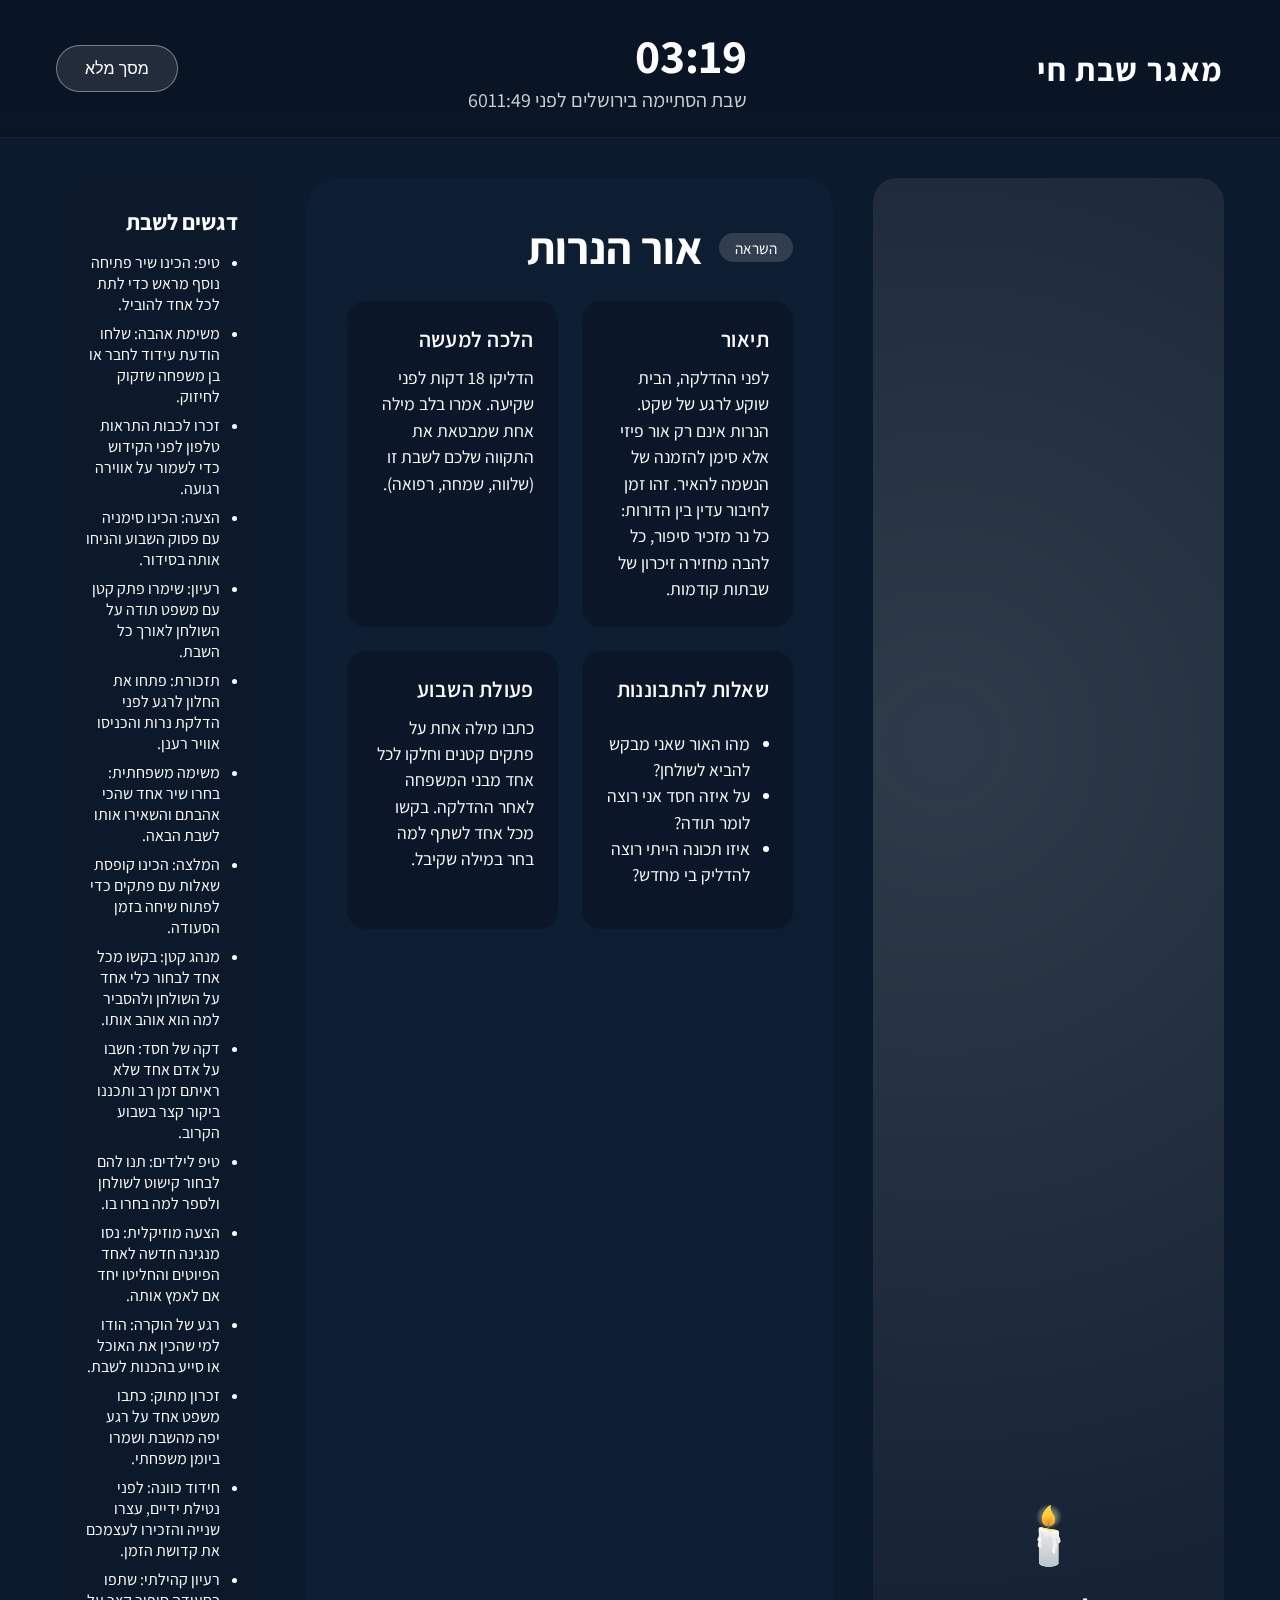
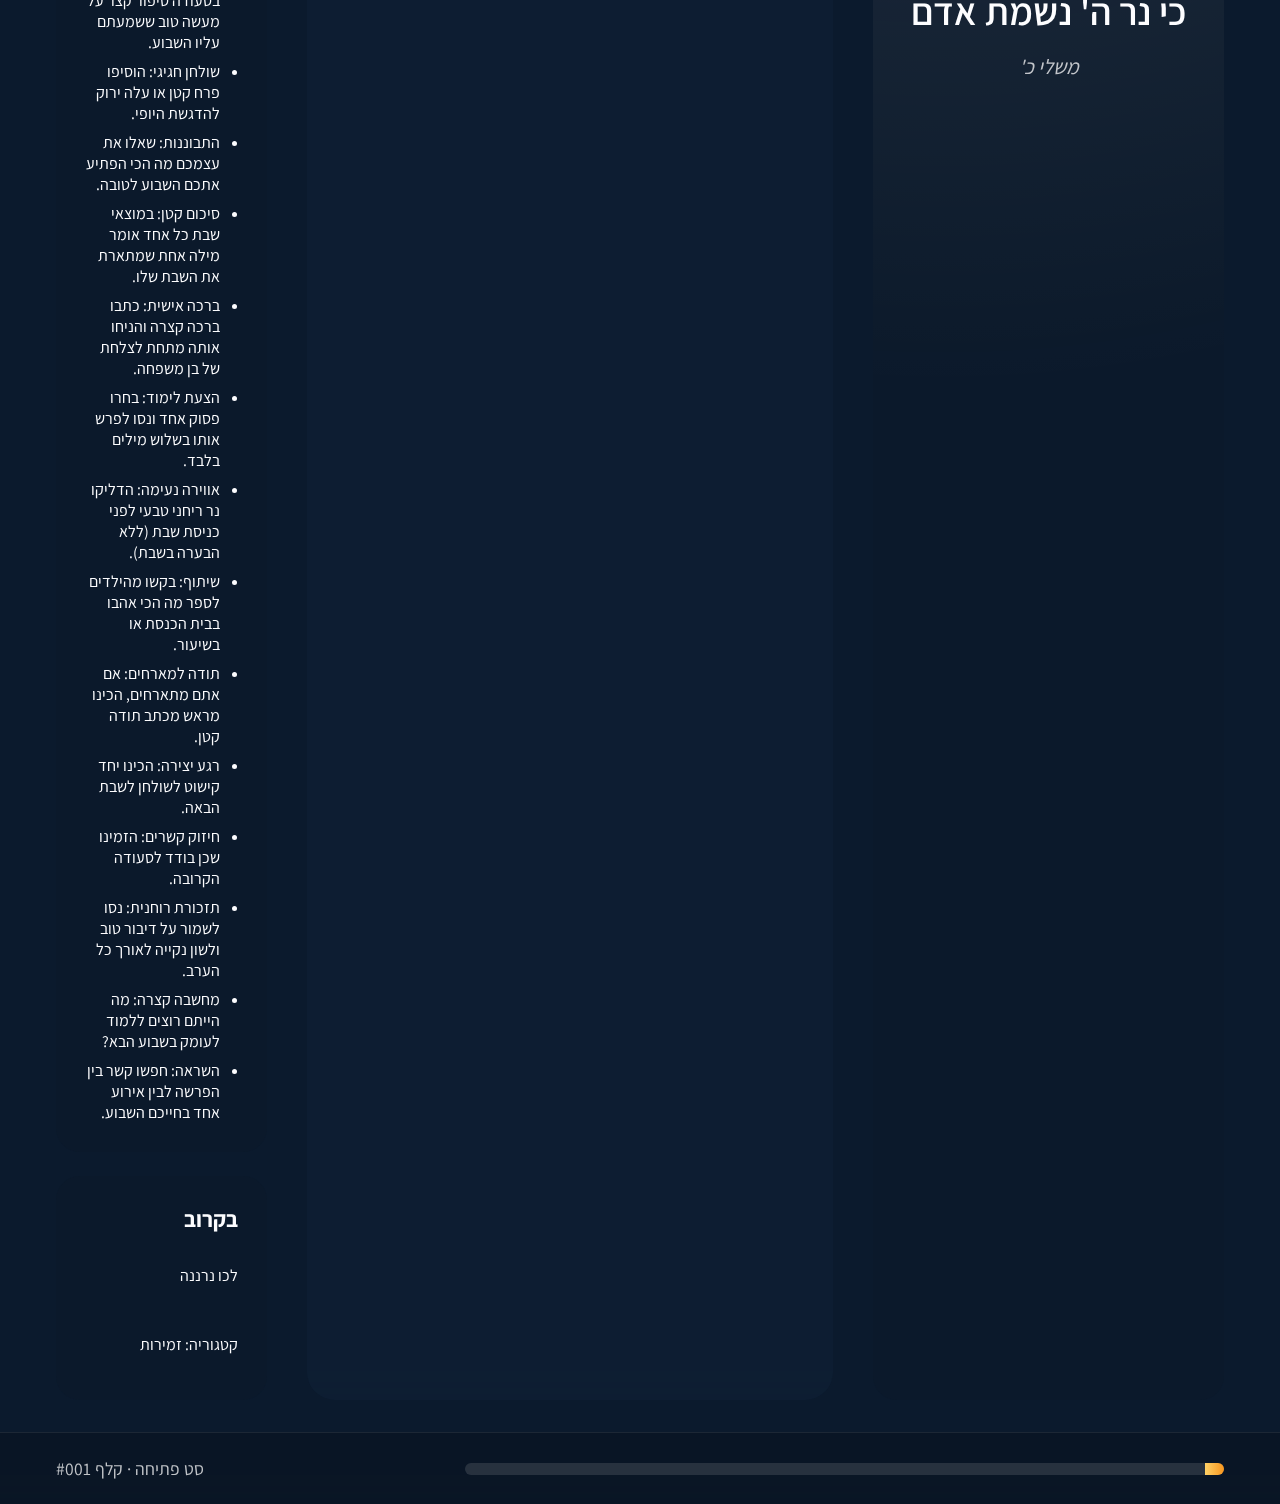
<file: panel.html>
<!DOCTYPE html>
<html lang="he" dir="rtl">

<head>
    <meta charset="UTF-8">
    <meta name="viewport" content="width=device-width, initial-scale=1.0">
    <title>פאנל שבת חי</title>
    <link rel="preconnect" href="https://fonts.googleapis.com">
    <link rel="preconnect" href="https://fonts.gstatic.com" crossorigin>
    <link href="https://fonts.googleapis.com/css2?family=Assistant:wght@300;400;600;700&display=swap" rel="stylesheet">
    <link rel="stylesheet" href="panel.css">
</head>

<body class="panel">
    <header class="panel-header">
        <div class="logo">מאגר שבת חי</div>
        <div class="time-block">
            <div class="current-time" id="current-time">--:--</div>
            <div class="shabbat-status" id="shabbat-status">הכנות לקראת שבת</div>
        </div>
        <button class="fullscreen-trigger" id="fullscreen-trigger">מסך מלא</button>
    </header>

    <main class="panel-content">
        <section class="hero-quote" id="hero-quote">
            <div class="quote-icon" id="hero-emoji">🌟</div>
            <blockquote id="hero-text">שבת שלום!</blockquote>
            <cite id="hero-source"></cite>
        </section>

        <section class="detail-card" id="detail-card">
            <header>
                <span class="badge" id="card-category">השראה</span>
                <h1 id="card-title">קלף פתיחה</h1>
            </header>
            <div class="card-sections">
                <article class="card-section">
                    <h2>תיאור</h2>
                    <p id="card-description">פרטי הקלף יופיעו כאן.</p>
                </article>
                <article class="card-section">
                    <h2>הלכה למעשה</h2>
                    <p id="card-practical">הנחיה קצרה למשפחה.</p>
                </article>
                <article class="card-section" id="card-reflection-section">
                    <h2>שאלות להתבוננות</h2>
                    <ul id="card-reflection"></ul>
                </article>
                <article class="card-section">
                    <h2>פעולת השבוע</h2>
                    <p id="card-action">הצעה קטנה ליישום.</p>
                </article>
            </div>
        </section>

        <aside class="sidebar">
            <section class="ticker" id="ticker">
                <h3>דגשים לשבת</h3>
                <ul id="ticker-list"></ul>
            </section>
            <section class="next-card" id="next-card">
                <h3>בקרוב</h3>
                <p id="next-card-title">קלף נוסף בדרך...</p>
                <p id="next-card-category"></p>
            </section>
        </aside>
    </main>

    <footer class="panel-footer">
        <div class="progress-bar">
            <span id="progress-bar-fill"></span>
        </div>
        <div class="meta-info" id="meta-info">
            סט פתיחה · קלף #001
        </div>
    </footer>

    <script src="panel.js" type="module"></script>
</body>

</html>
</file>
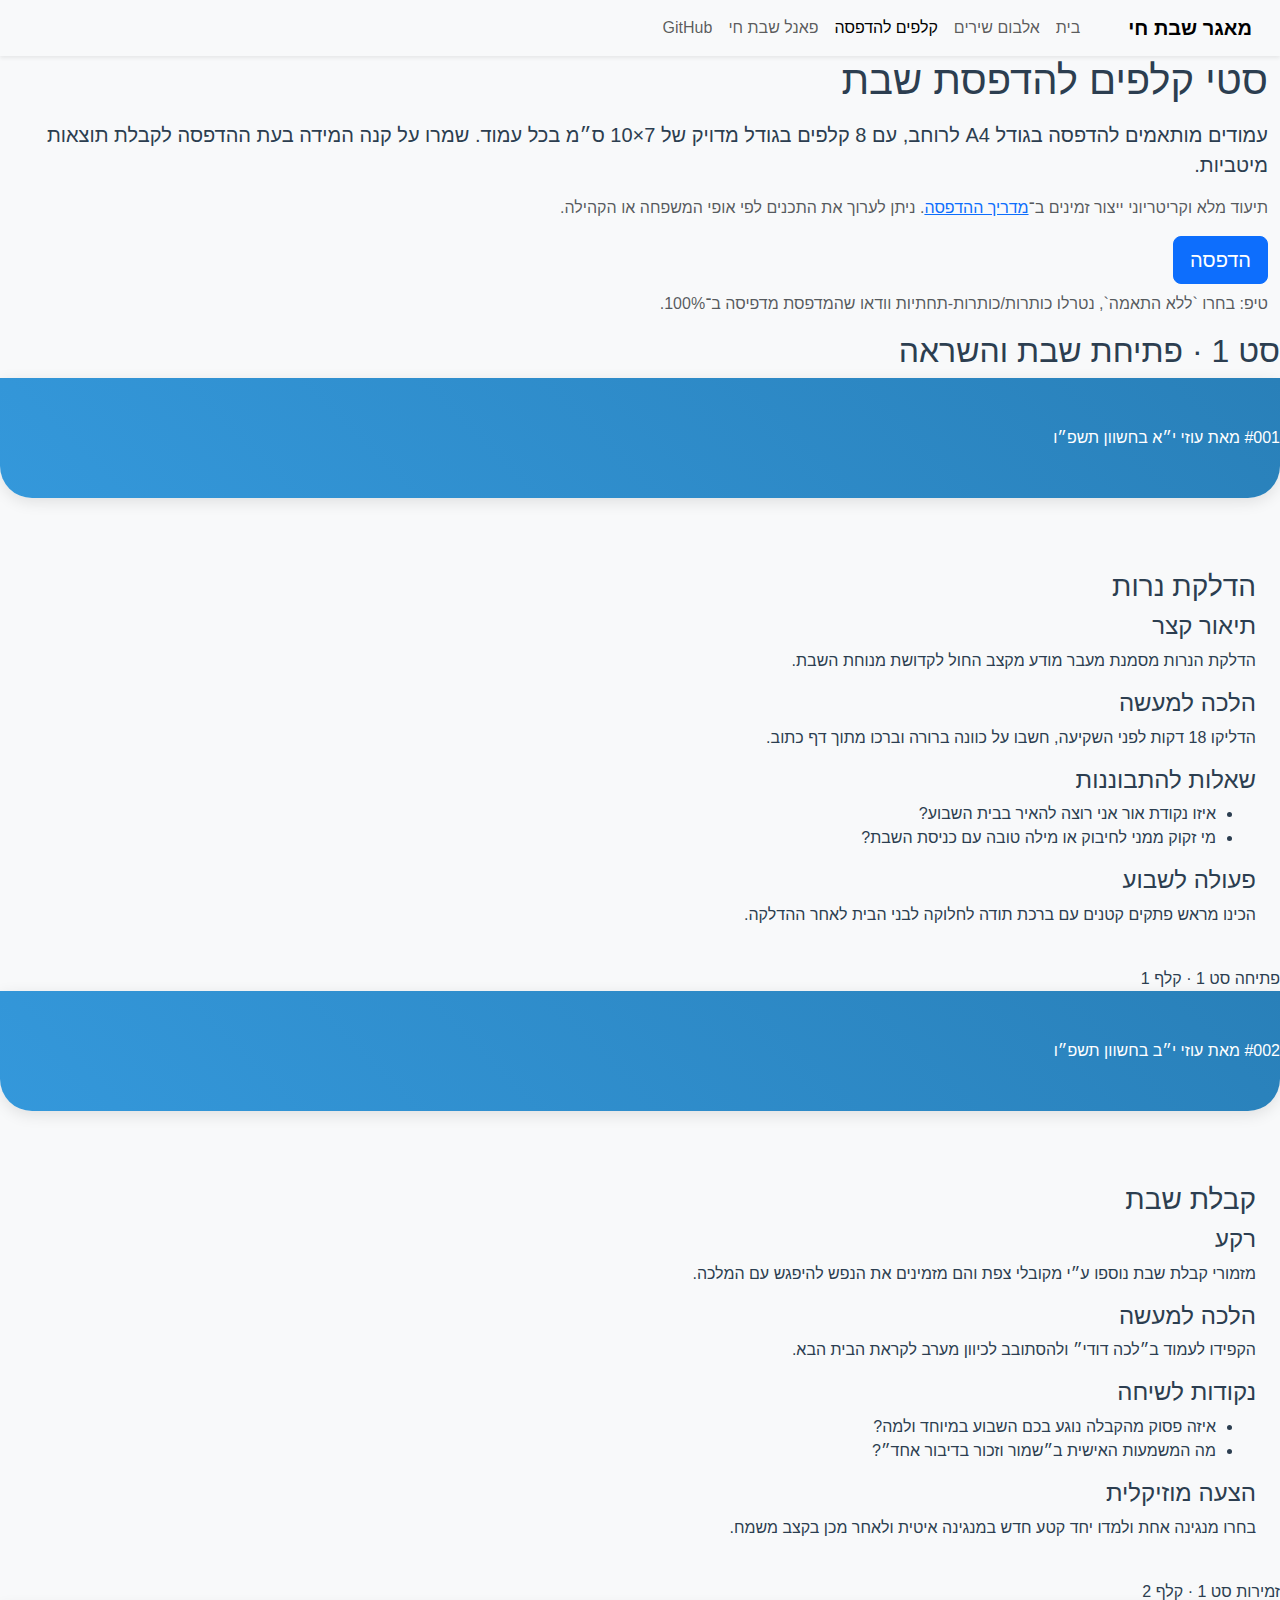
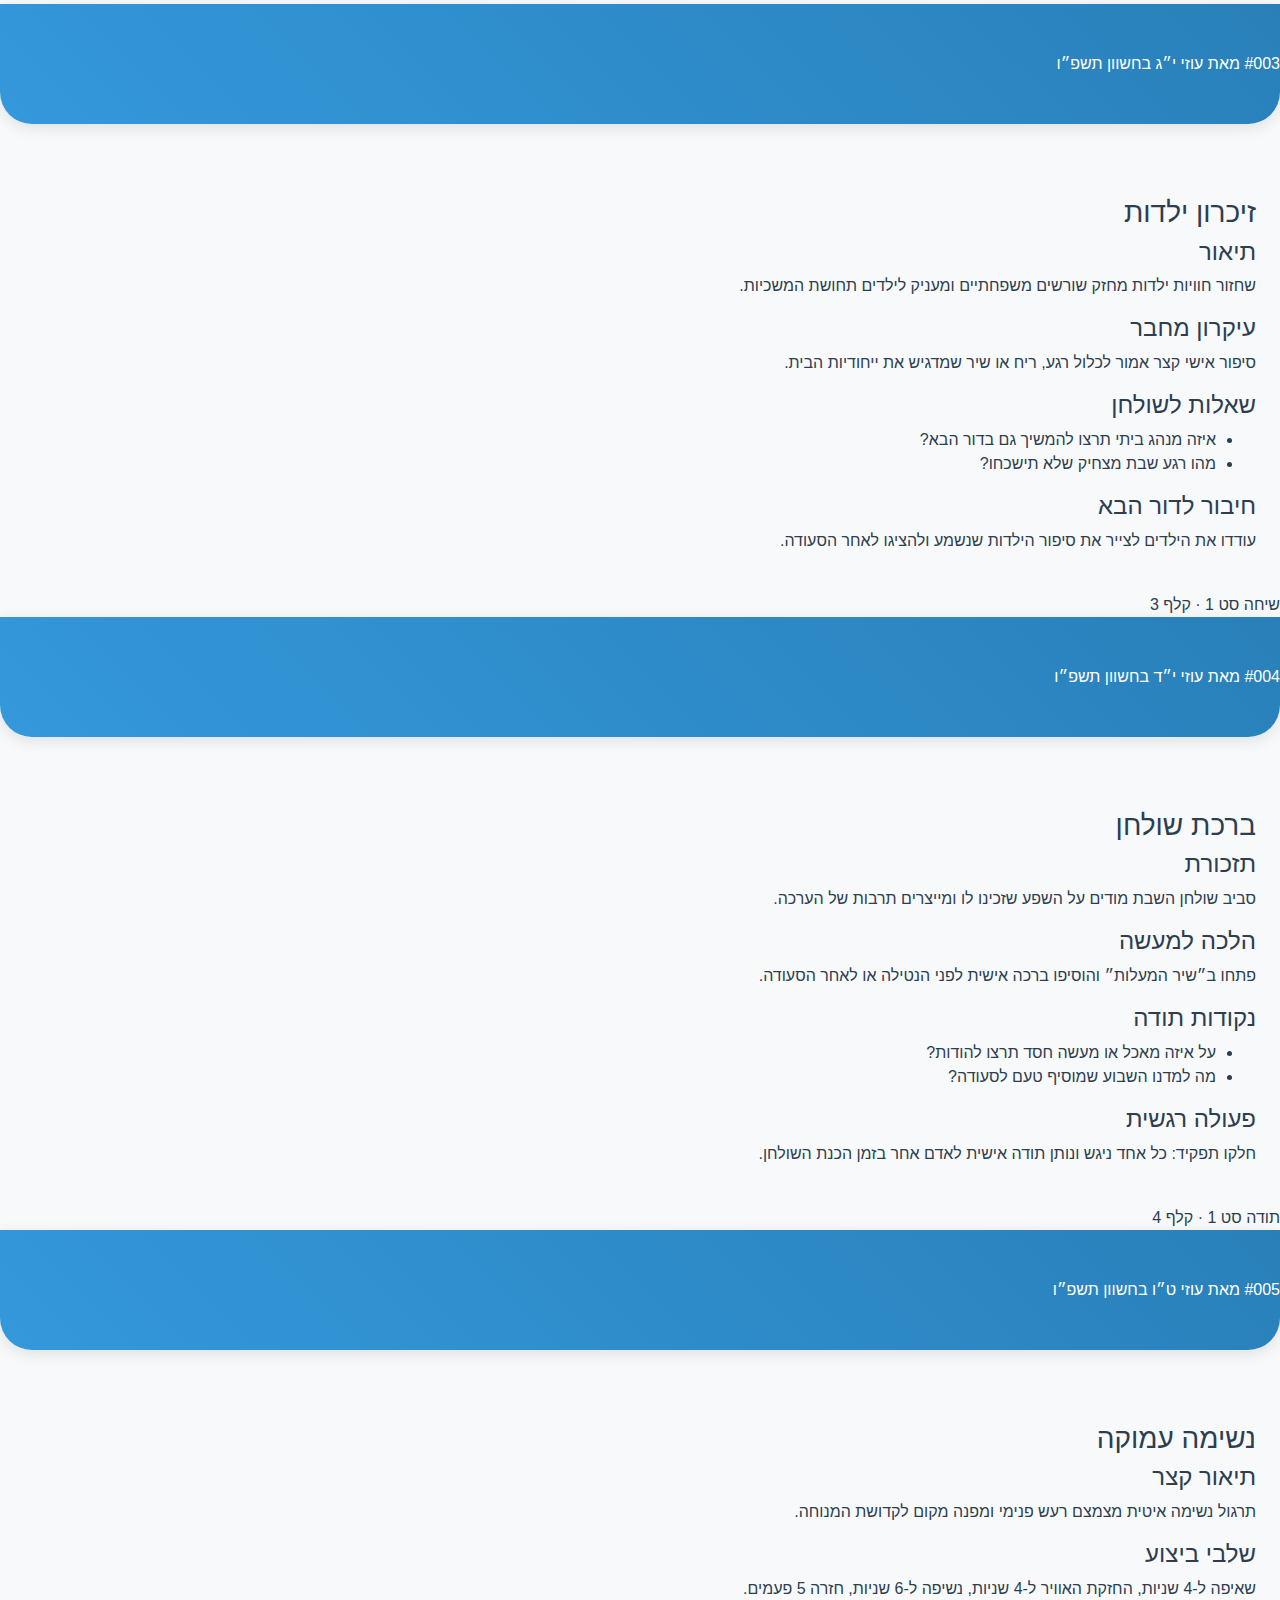
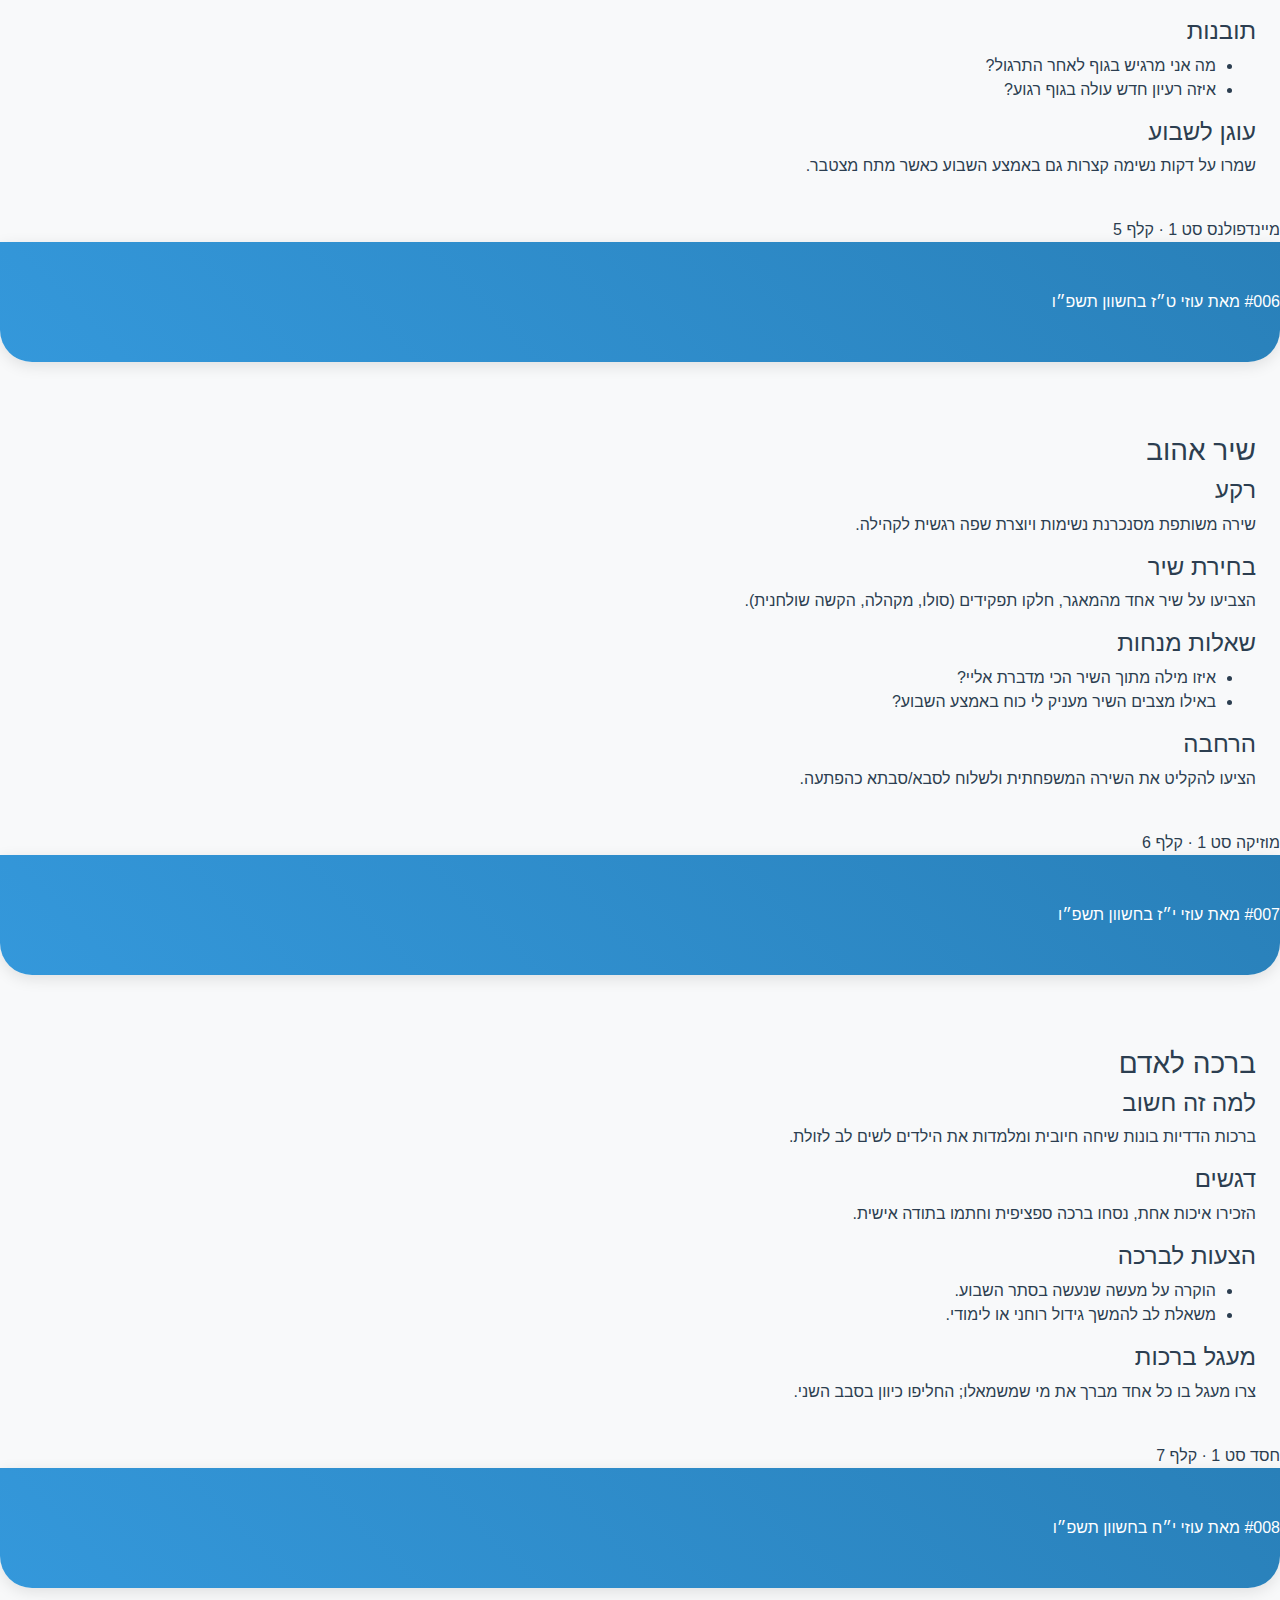
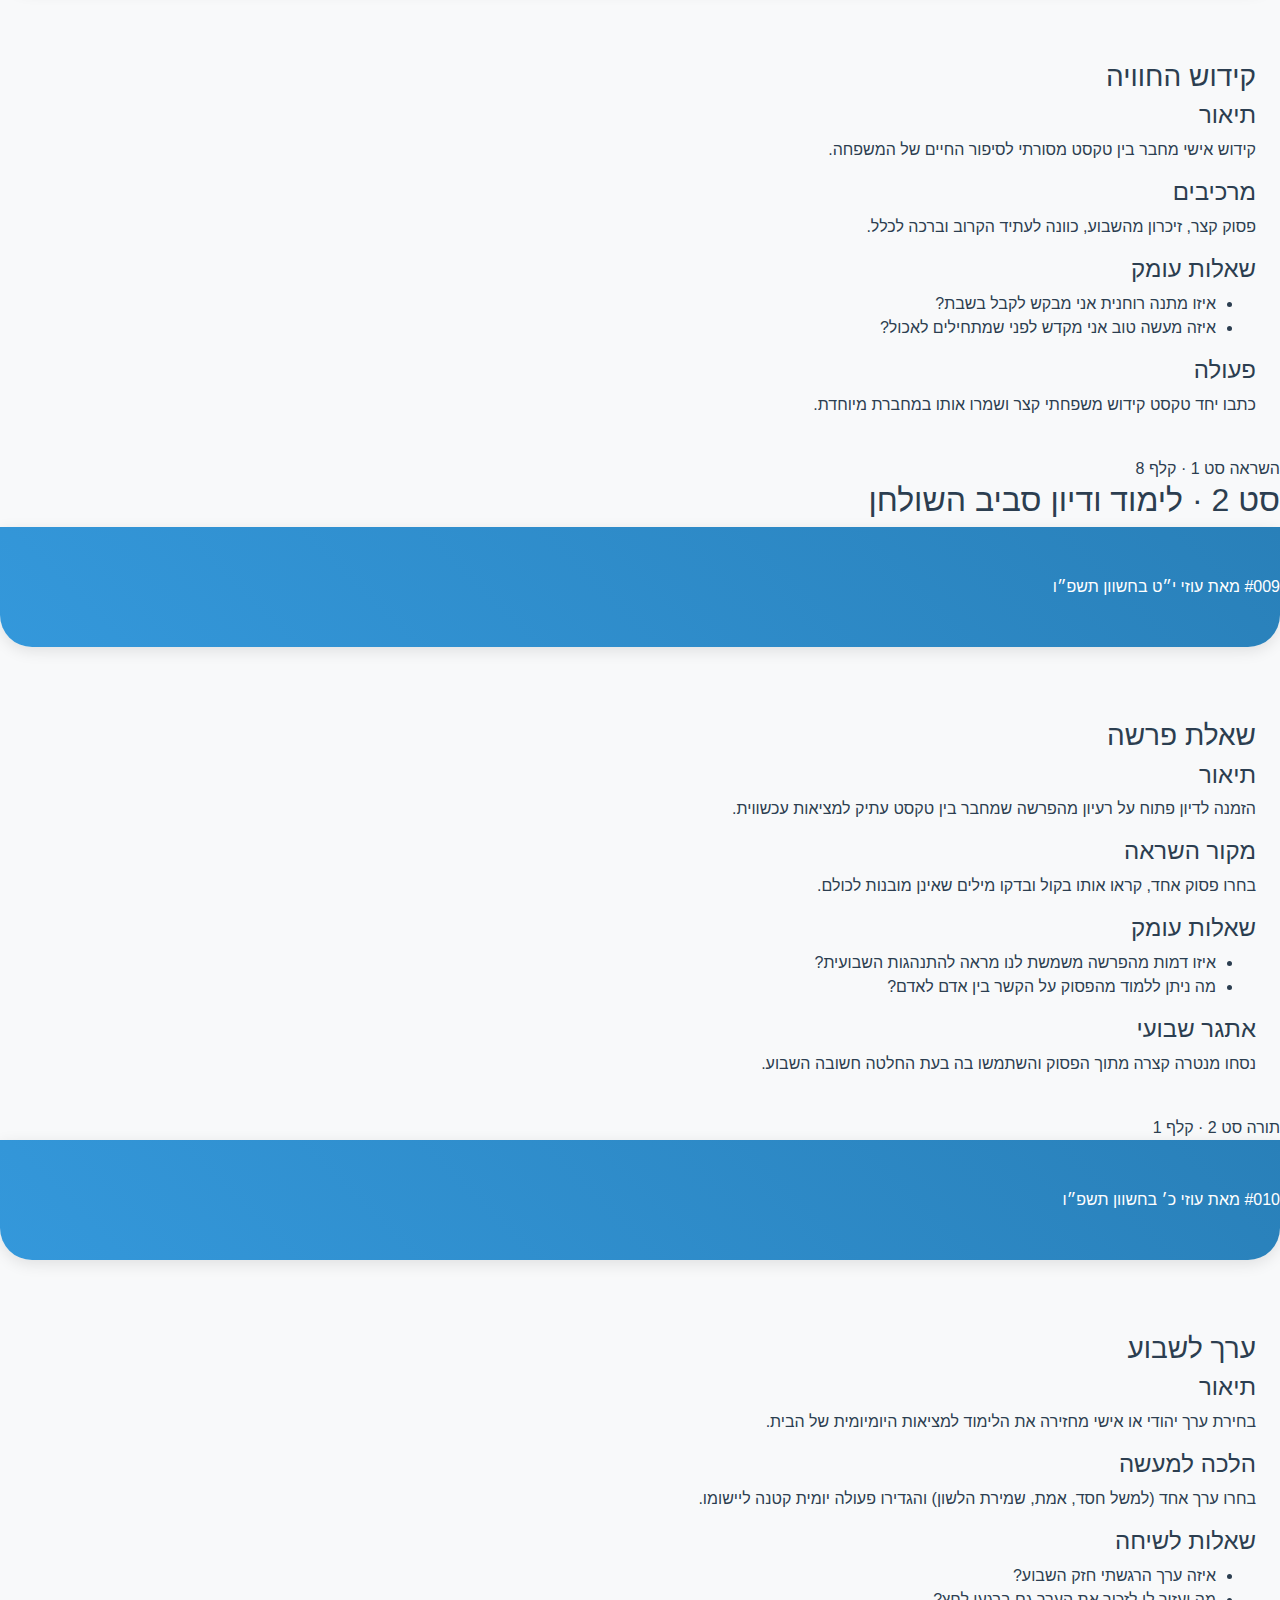
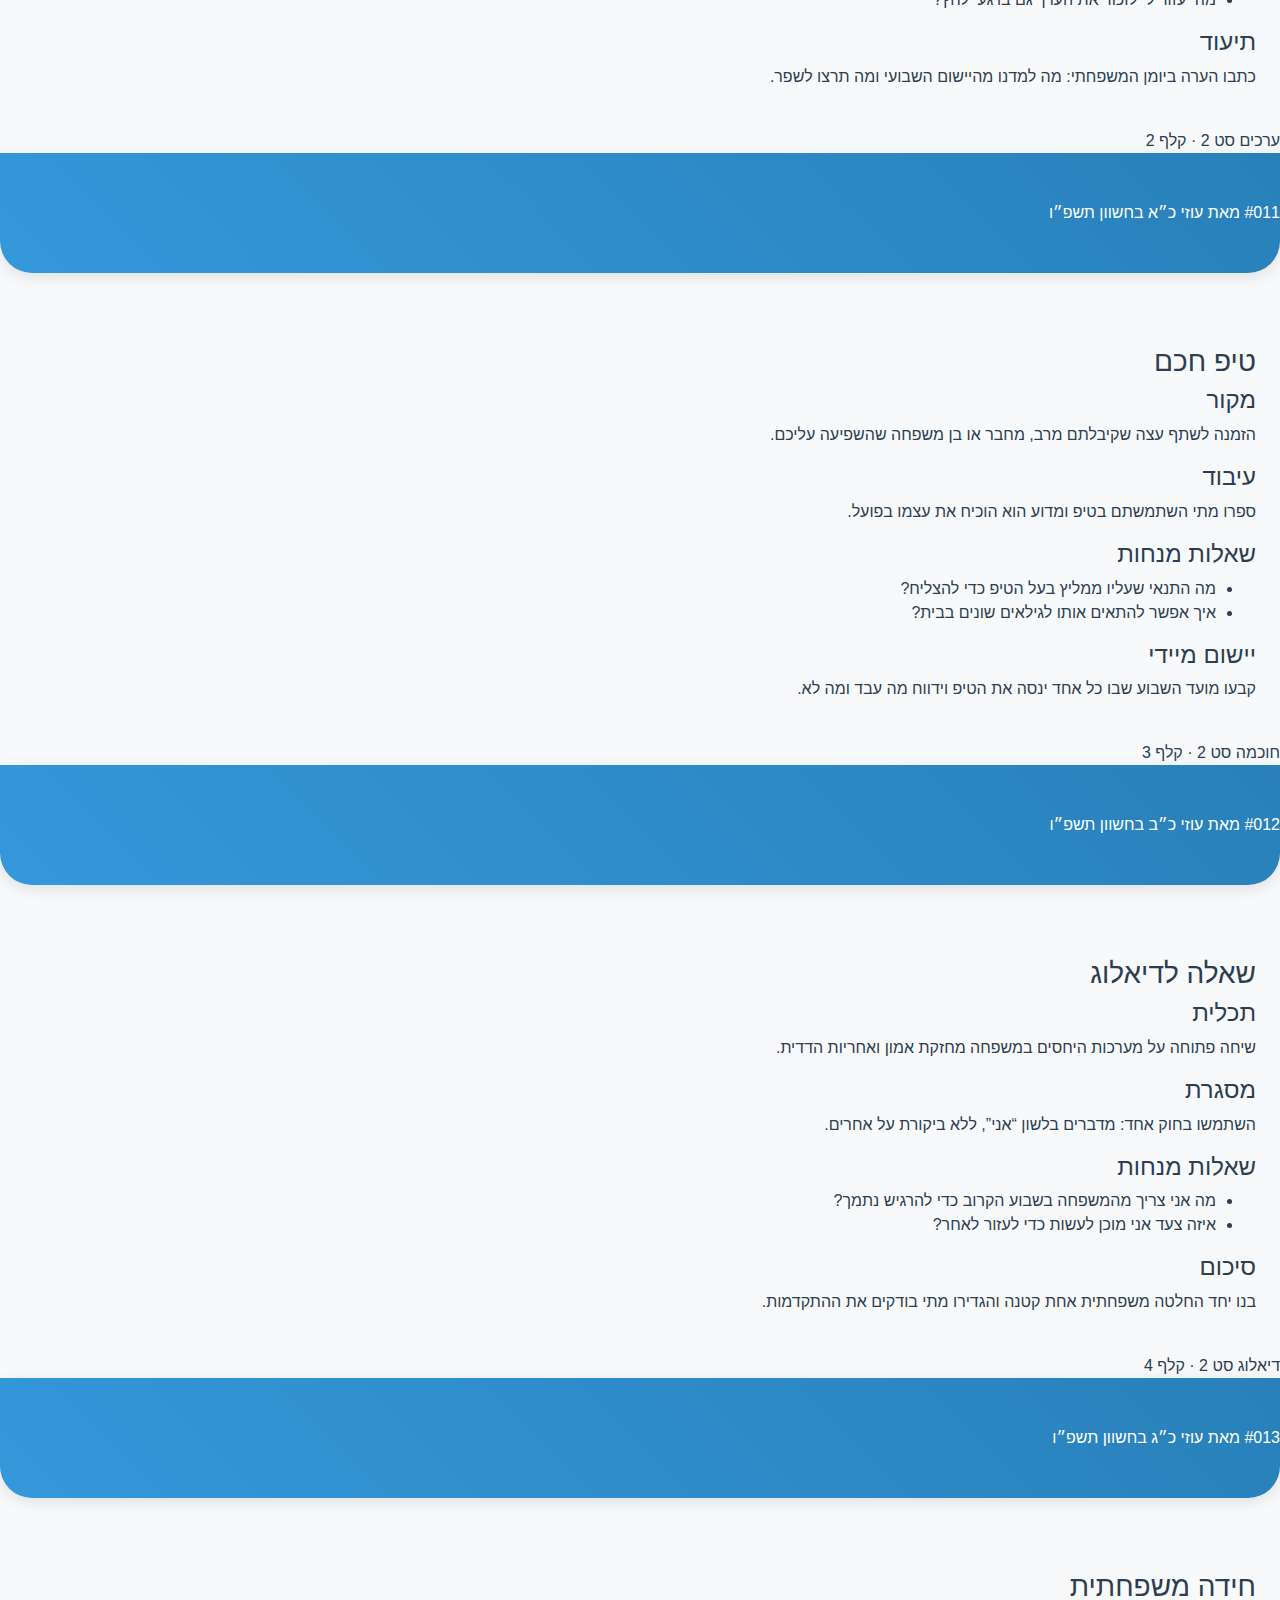
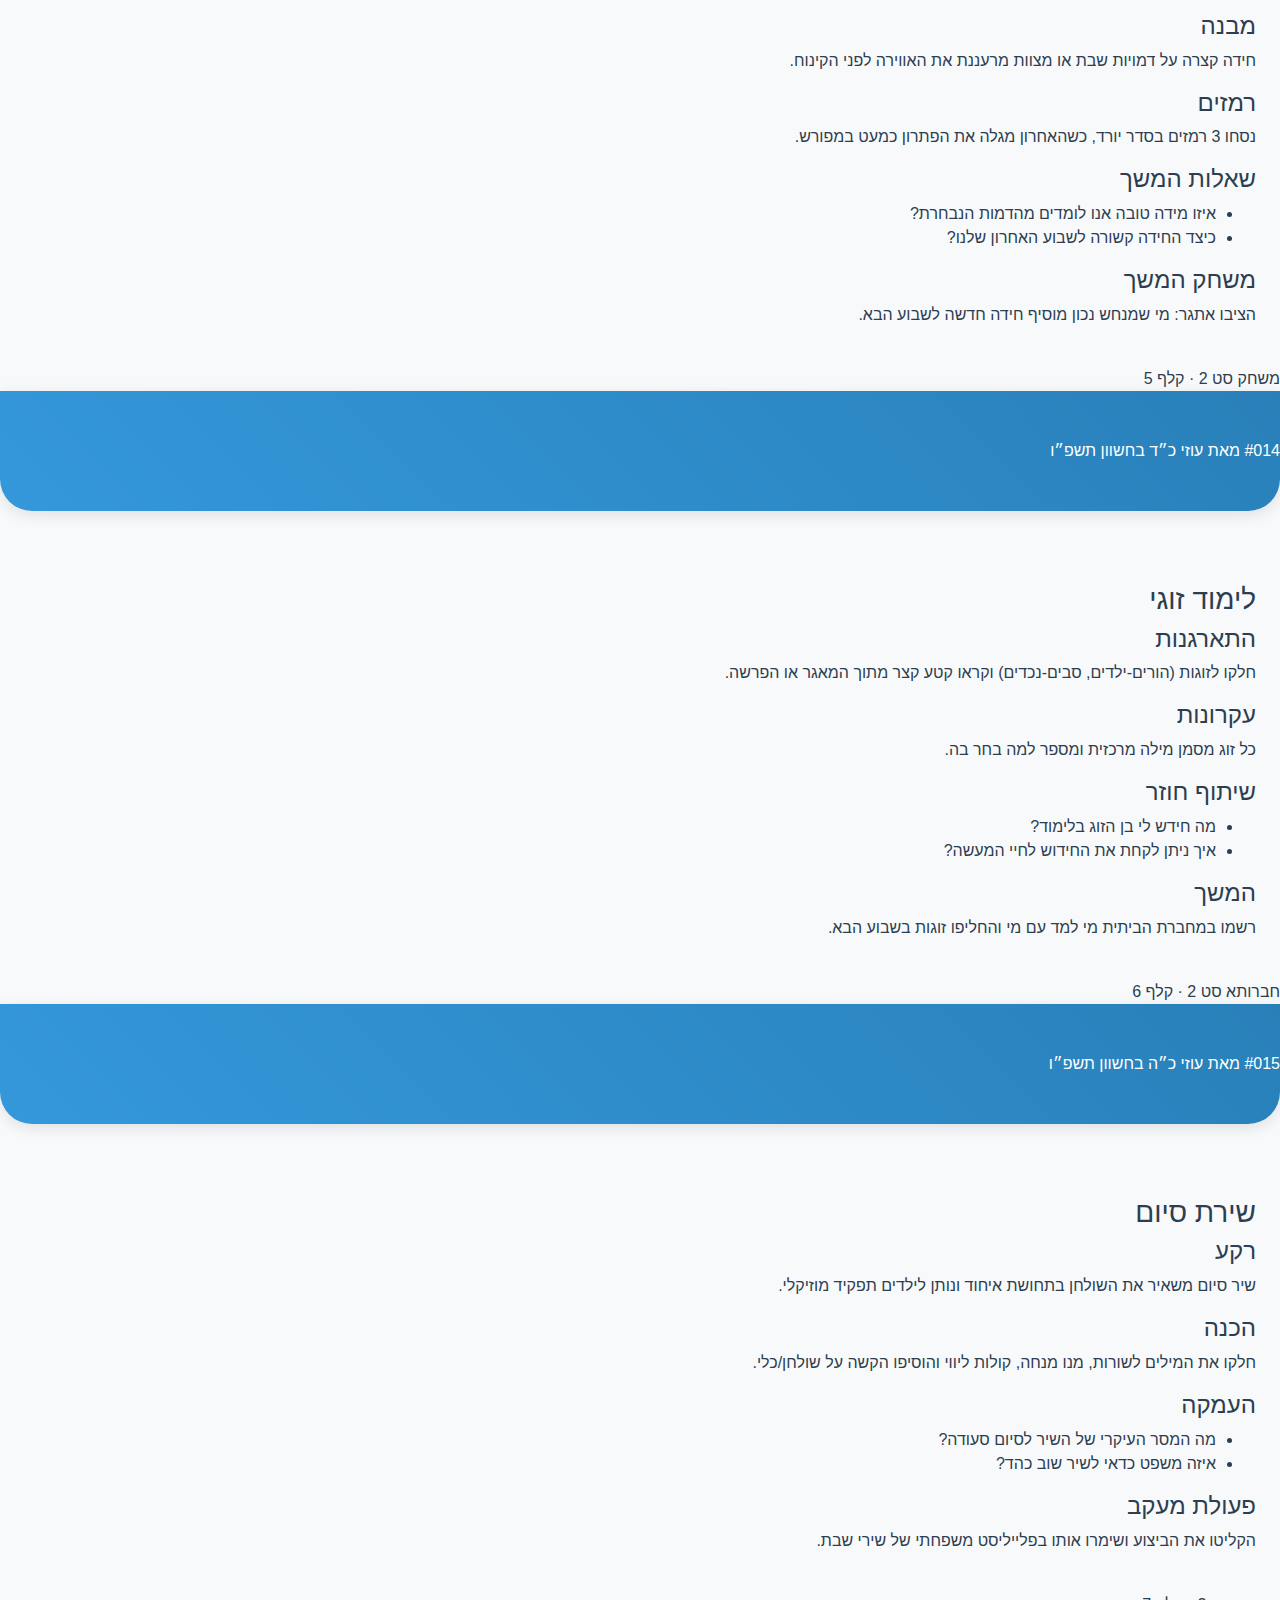
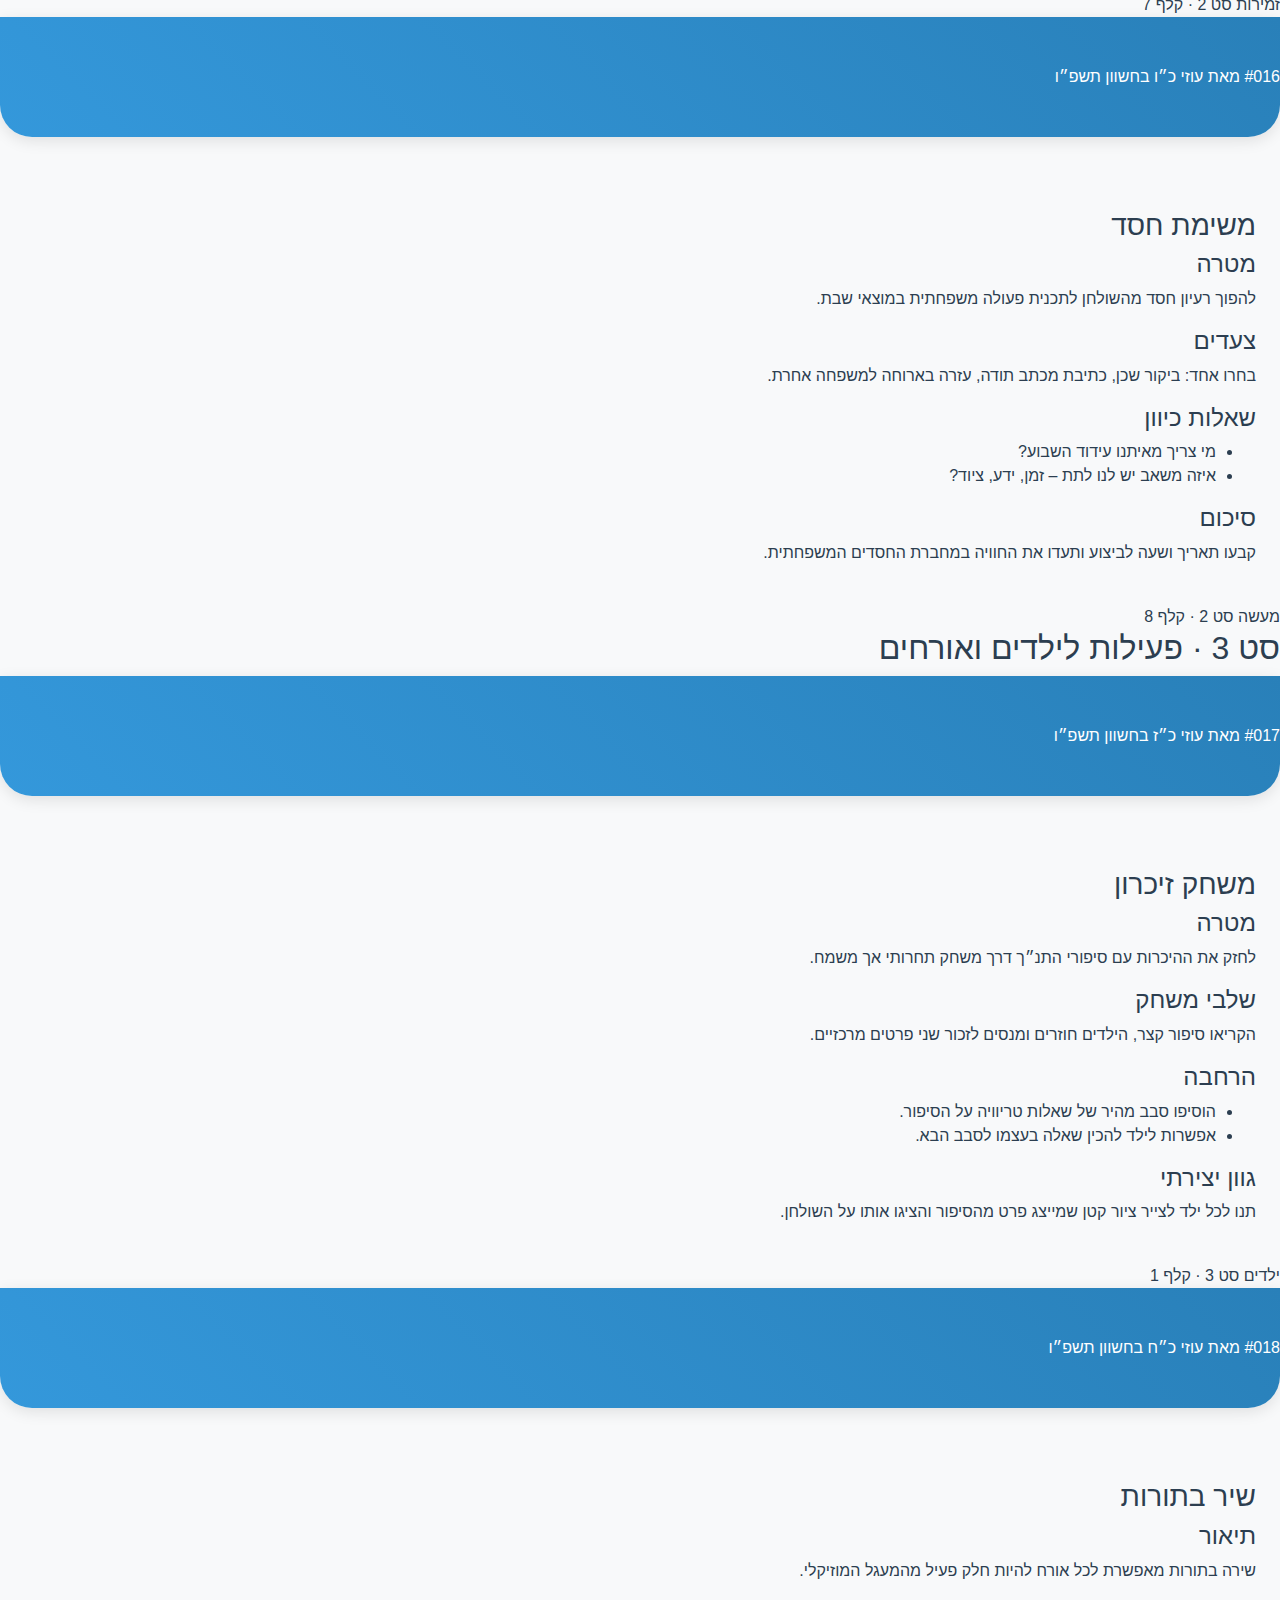
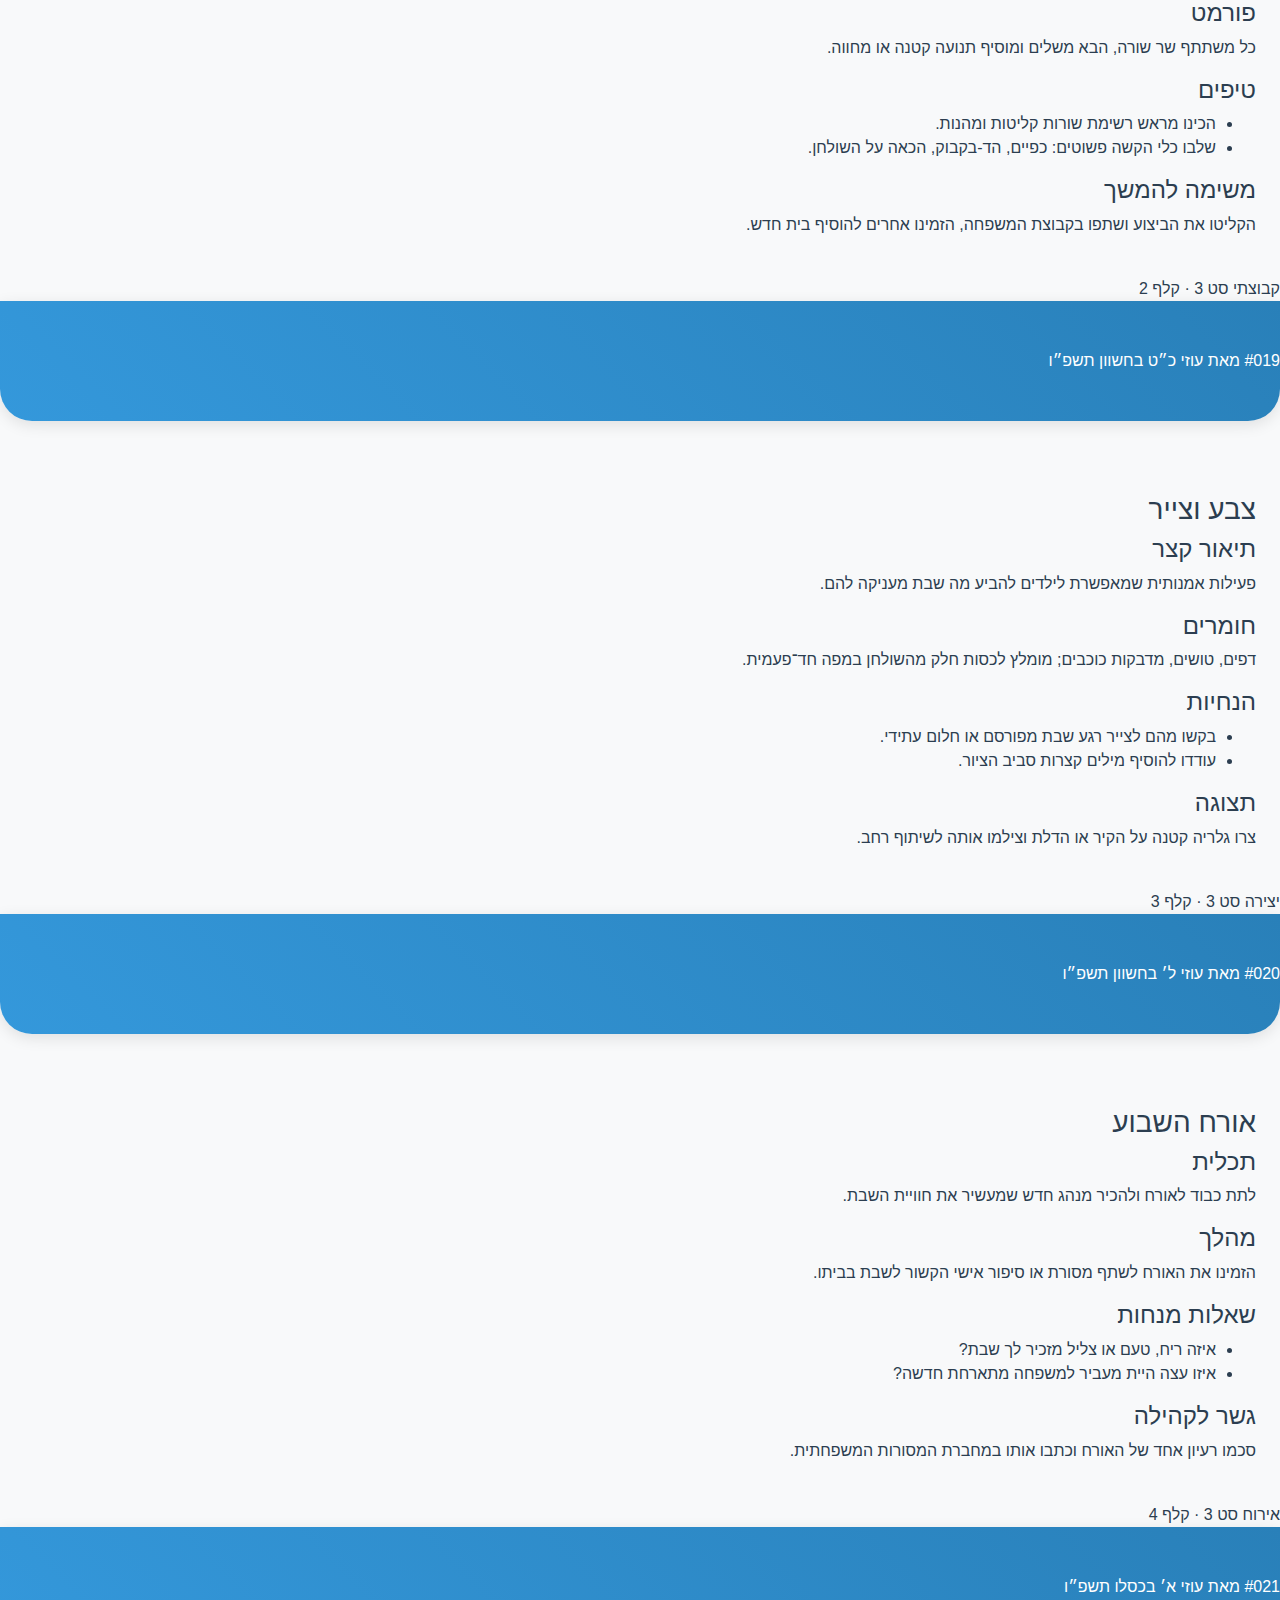
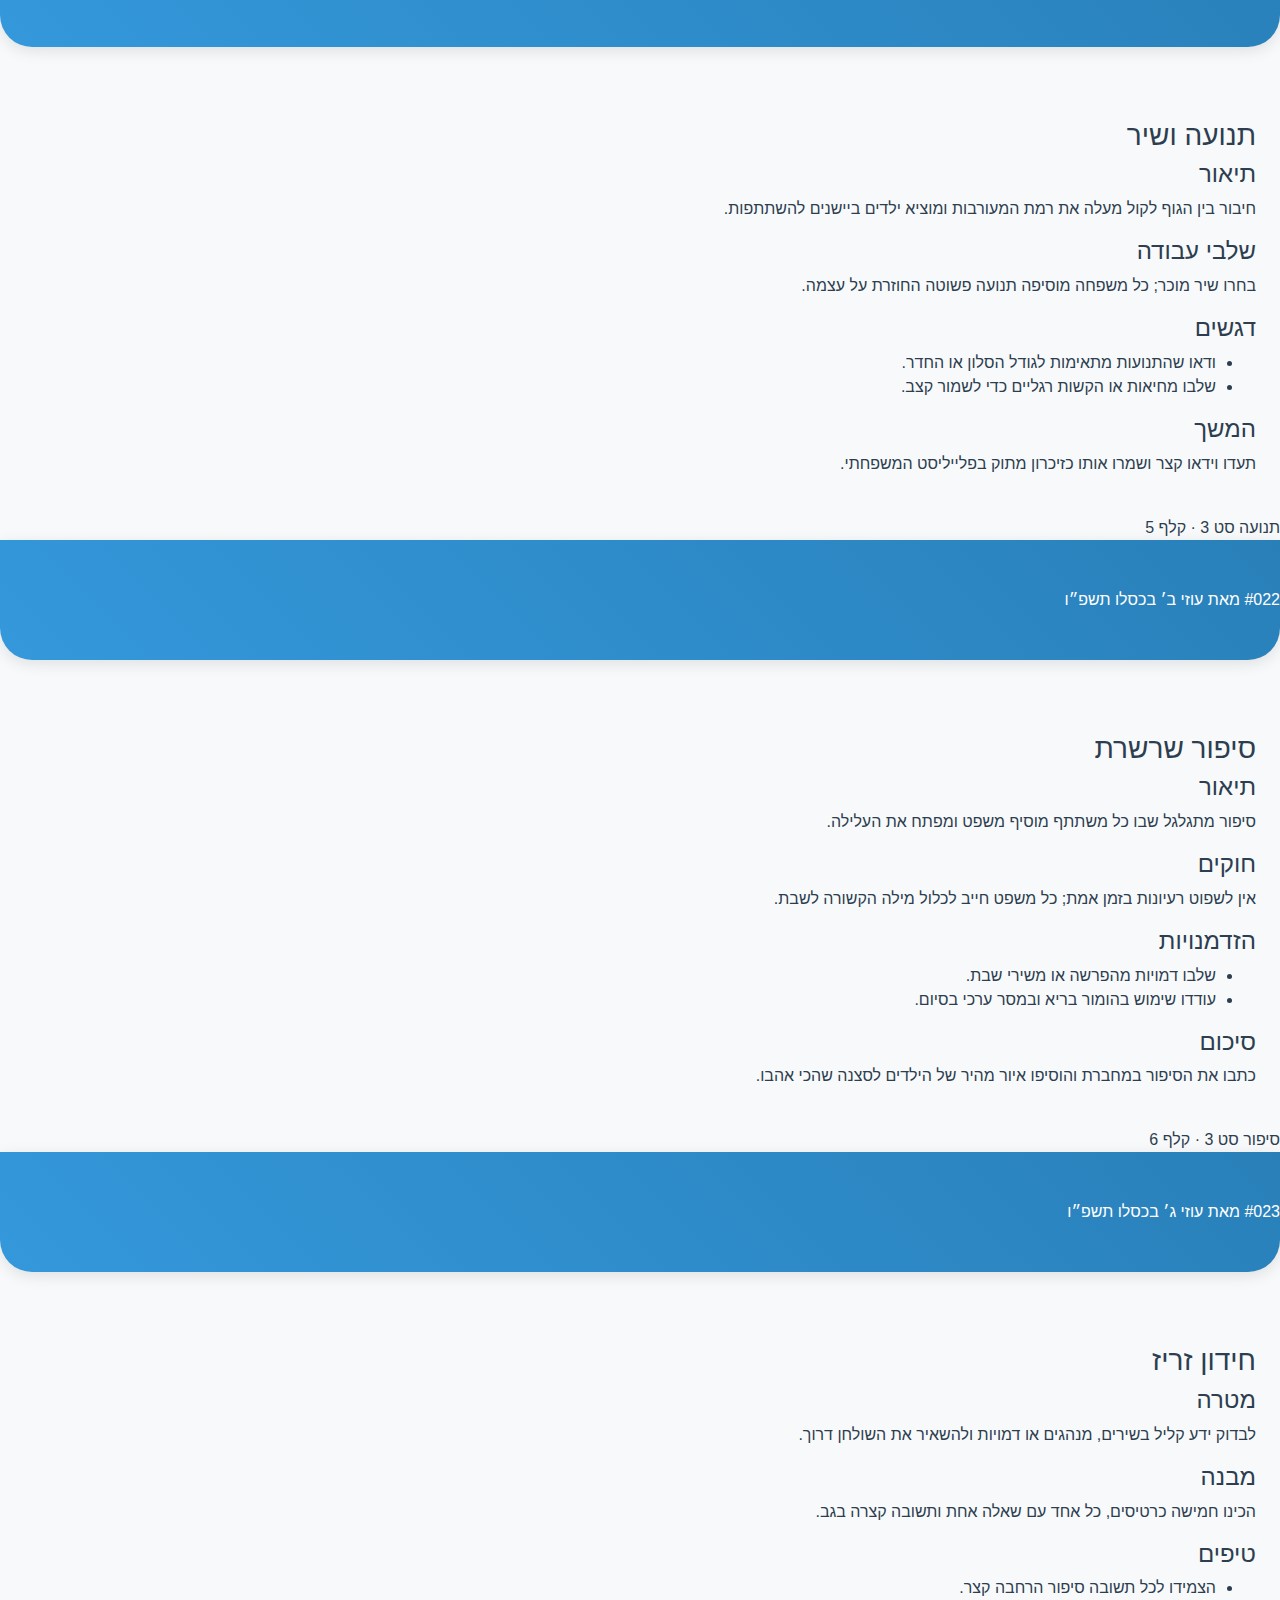
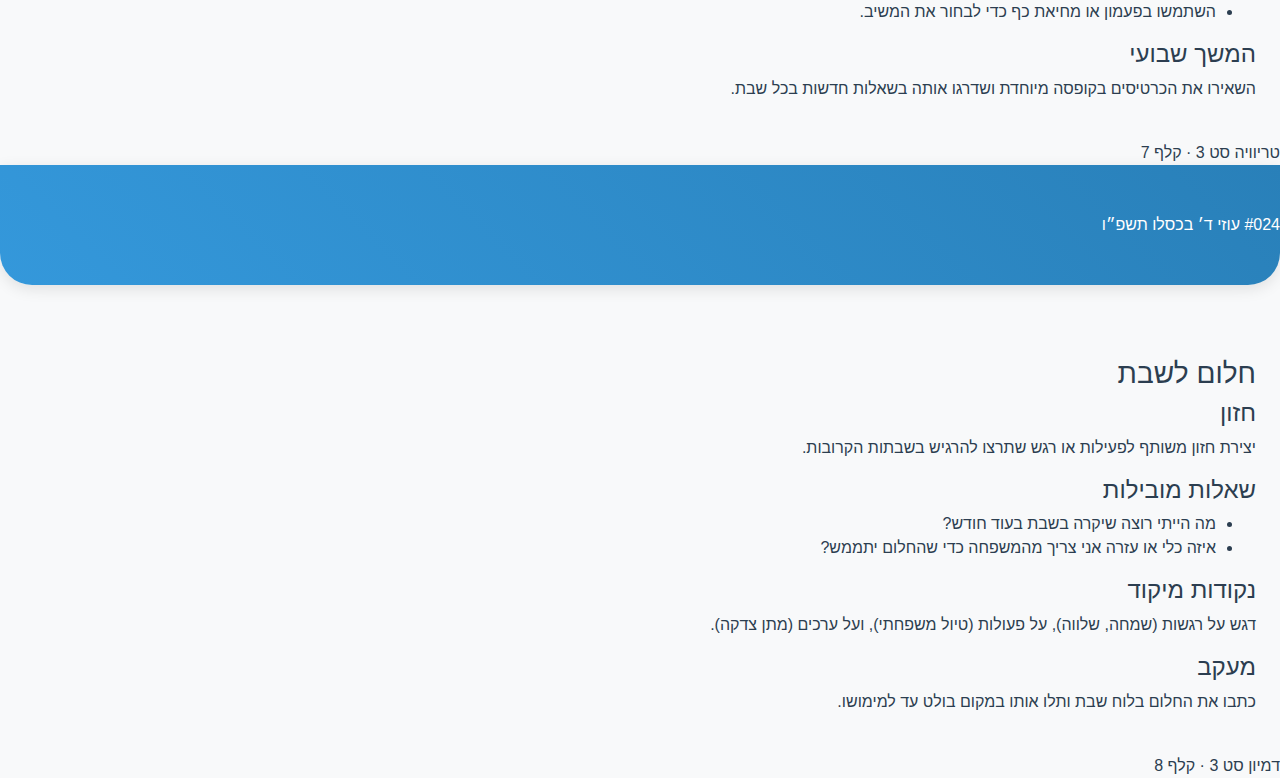
<file: printable.html>
<!DOCTYPE html>
<html lang="he" dir="rtl">

<head>
    <meta charset="UTF-8">
    <meta name="viewport" content="width=device-width, initial-scale=1.0">
    <title>קלפים לשבת - הדפסה</title>
    <link href="https://cdn.jsdelivr.net/npm/bootstrap@5.3.0/dist/css/bootstrap.min.css" rel="stylesheet">
    <link href="styles.css" rel="stylesheet">
</head>

<body>
    <nav class="navbar navbar-expand-lg navbar-light bg-light shadow-sm">
        <div class="container">
            <a class="navbar-brand fw-bold" href="index.html">מאגר שבת חי</a>
            <button class="navbar-toggler" type="button" data-bs-toggle="collapse" data-bs-target="#mainNav"
                aria-controls="mainNav" aria-expanded="false" aria-label="Toggle navigation">
                <span class="navbar-toggler-icon"></span>
            </button>
            <div class="collapse navbar-collapse" id="mainNav">
                <ul class="navbar-nav ms-auto">
                    <li class="nav-item">
                        <a class="nav-link" href="index.html">בית</a>
                    </li>
                    <li class="nav-item">
                        <a class="nav-link" href="album.html">אלבום שירים</a>
                    </li>
                    <li class="nav-item">
                        <a class="nav-link active" aria-current="page" href="printable.html">קלפים להדפסה</a>
                    </li>
                    <li class="nav-item">
                        <a class="nav-link" href="panel.html">פאנל שבת חי</a>
                    </li>
                    <li class="nav-item">
                        <a class="nav-link" target="_blank" rel="noopener"
                            href="https://github.com/AnLoMinus/Shabat">GitHub</a>
                    </li>
                </ul>
            </div>
        </div>
    </nav>

    <main class="print-root">
        <section class="print-intro container">
            <h1 class="mb-3">סטי קלפים להדפסת שבת</h1>
            <p class="lead">
                עמודים מותאמים להדפסה בגודל A4 לרוחב, עם 8 קלפים בגודל מדויק של 7×10 ס״מ בכל עמוד.
                שמרו על קנה המידה בעת ההדפסה לקבלת תוצאות מיטביות.
            </p>
            <p class="text-muted">
                תיעוד מלא וקריטריוני ייצור זמינים ב־<a href="docs/printing-cards.md">מדריך ההדפסה</a>.
                ניתן לערוך את התכנים לפי אופי המשפחה או הקהילה.
            </p>
            <div class="print-actions">
                <button class="btn btn-primary btn-lg" onclick="window.print()">הדפסה</button>
                <p class="mt-2 text-muted">
                    טיפ: בחרו `ללא התאמה`, נטרלו כותרות/כותרות-תחתיות וודאו שהמדפסת מדפיסה ב־100%.
                </p>
            </div>
        </section>

        <section class="print-page">
            <h2 class="print-title">סט 1 · פתיחת שבת והשראה</h2>
            <div class="print-layout">
                <article class="print-card">
                    <header class="card-meta">
                        <span class="meta-id">#001</span>
                        <span class="meta-author">מאת עוזי</span>
                        <span class="meta-date">י״א בחשוון תשפ״ו</span>
                    </header>
                    <div class="card-body">
                        <h3>הדלקת נרות</h3>
                        <div class="card-section">
                            <h4>תיאור קצר</h4>
                            <p>הדלקת הנרות מסמנת מעבר מודע מקצב החול לקדושת מנוחת השבת.</p>
                        </div>
                        <div class="card-section">
                            <h4>הלכה למעשה</h4>
                            <p>הדליקו 18 דקות לפני השקיעה, חשבו על כוונה ברורה וברכו מתוך דף כתוב.</p>
                        </div>
                        <div class="card-section">
                            <h4>שאלות להתבוננות</h4>
                            <ul>
                                <li>איזו נקודת אור אני רוצה להאיר בבית השבוע?</li>
                                <li>מי זקוק ממני לחיבוק או מילה טובה עם כניסת השבת?</li>
                            </ul>
                        </div>
                        <div class="card-section">
                            <h4>פעולה לשבוע</h4>
                            <p>הכינו מראש פתקים קטנים עם ברכת תודה לחלוקה לבני הבית לאחר ההדלקה.</p>
                        </div>
                    </div>
                    <footer class="card-footer">
                        <span class="card-category">פתיחה</span>
                        <span class="card-batch">סט 1 · קלף 1</span>
                    </footer>
                </article>
                <article class="print-card">
                    <header class="card-meta">
                        <span class="meta-id">#002</span>
                        <span class="meta-author">מאת עוזי</span>
                        <span class="meta-date">י״ב בחשוון תשפ״ו</span>
                    </header>
                    <div class="card-body">
                        <h3>קבלת שבת</h3>
                        <div class="card-section">
                            <h4>רקע</h4>
                            <p>מזמורי קבלת שבת נוספו ע״י מקובלי צפת והם מזמינים את הנפש להיפגש עם המלכה.</p>
                        </div>
                        <div class="card-section">
                            <h4>הלכה למעשה</h4>
                            <p>הקפידו לעמוד ב״לכה דודי״ ולהסתובב לכיוון מערב לקראת הבית הבא.</p>
                        </div>
                        <div class="card-section">
                            <h4>נקודות לשיחה</h4>
                            <ul>
                                <li>איזה פסוק מהקבלה נוגע בכם השבוע במיוחד ולמה?</li>
                                <li>מה המשמעות האישית ב״שמור וזכור בדיבור אחד״?</li>
                            </ul>
                        </div>
                        <div class="card-section">
                            <h4>הצעה מוזיקלית</h4>
                            <p>בחרו מנגינה אחת ולמדו יחד קטע חדש במנגינה איטית ולאחר מכן בקצב משמח.</p>
                        </div>
                    </div>
                    <footer class="card-footer">
                        <span class="card-category">זמירות</span>
                        <span class="card-batch">סט 1 · קלף 2</span>
                    </footer>
                </article>
                <article class="print-card">
                    <header class="card-meta">
                        <span class="meta-id">#003</span>
                        <span class="meta-author">מאת עוזי</span>
                        <span class="meta-date">י״ג בחשוון תשפ״ו</span>
                    </header>
                    <div class="card-body">
                        <h3>זיכרון ילדות</h3>
                        <div class="card-section">
                            <h4>תיאור</h4>
                            <p>שחזור חוויות ילדות מחזק שורשים משפחתיים ומעניק לילדים תחושת המשכיות.</p>
                        </div>
                        <div class="card-section">
                            <h4>עיקרון מחבר</h4>
                            <p>סיפור אישי קצר אמור לכלול רגע, ריח או שיר שמדגיש את ייחודיות הבית.</p>
                        </div>
                        <div class="card-section">
                            <h4>שאלות לשולחן</h4>
                            <ul>
                                <li>איזה מנהג ביתי תרצו להמשיך גם בדור הבא?</li>
                                <li>מהו רגע שבת מצחיק שלא תישכחו?</li>
                            </ul>
                        </div>
                        <div class="card-section">
                            <h4>חיבור לדור הבא</h4>
                            <p>עודדו את הילדים לצייר את סיפור הילדות שנשמע ולהציגו לאחר הסעודה.</p>
                        </div>
                    </div>
                    <footer class="card-footer">
                        <span class="card-category">שיחה</span>
                        <span class="card-batch">סט 1 · קלף 3</span>
                    </footer>
                </article>
                <article class="print-card">
                    <header class="card-meta">
                        <span class="meta-id">#004</span>
                        <span class="meta-author">מאת עוזי</span>
                        <span class="meta-date">י״ד בחשוון תשפ״ו</span>
                    </header>
                    <div class="card-body">
                        <h3>ברכת שולחן</h3>
                        <div class="card-section">
                            <h4>תזכורת</h4>
                            <p>סביב שולחן השבת מודים על השפע שזכינו לו ומייצרים תרבות של הערכה.</p>
                        </div>
                        <div class="card-section">
                            <h4>הלכה למעשה</h4>
                            <p>פתחו ב״שיר המעלות״ והוסיפו ברכה אישית לפני הנטילה או לאחר הסעודה.</p>
                        </div>
                        <div class="card-section">
                            <h4>נקודות תודה</h4>
                            <ul>
                                <li>על איזה מאכל או מעשה חסד תרצו להודות?</li>
                                <li>מה למדנו השבוע שמוסיף טעם לסעודה?</li>
                            </ul>
                        </div>
                        <div class="card-section">
                            <h4>פעולה רגשית</h4>
                            <p>חלקו תפקיד: כל אחד ניגש ונותן תודה אישית לאדם אחר בזמן הכנת השולחן.</p>
                        </div>
                    </div>
                    <footer class="card-footer">
                        <span class="card-category">תודה</span>
                        <span class="card-batch">סט 1 · קלף 4</span>
                    </footer>
                </article>
                <article class="print-card">
                    <header class="card-meta">
                        <span class="meta-id">#005</span>
                        <span class="meta-author">מאת עוזי</span>
                        <span class="meta-date">ט״ו בחשוון תשפ״ו</span>
                    </header>
                    <div class="card-body">
                        <h3>נשימה עמוקה</h3>
                        <div class="card-section">
                            <h4>תיאור קצר</h4>
                            <p>תרגול נשימה איטית מצמצם רעש פנימי ומפנה מקום לקדושת המנוחה.</p>
                        </div>
                        <div class="card-section">
                            <h4>שלבי ביצוע</h4>
                            <p>שאיפה ל-4 שניות, החזקת האוויר ל-4 שניות, נשיפה ל-6 שניות, חזרה 5 פעמים.</p>
                        </div>
                        <div class="card-section">
                            <h4>תובנות</h4>
                            <ul>
                                <li>מה אני מרגיש בגוף לאחר התרגול?</li>
                                <li>איזה רעיון חדש עולה בגוף רגוע?</li>
                            </ul>
                        </div>
                        <div class="card-section">
                            <h4>עוגן לשבוע</h4>
                            <p>שמרו על דקות נשימה קצרות גם באמצע השבוע כאשר מתח מצטבר.</p>
                        </div>
                    </div>
                    <footer class="card-footer">
                        <span class="card-category">מיינדפולנס</span>
                        <span class="card-batch">סט 1 · קלף 5</span>
                    </footer>
                </article>
                <article class="print-card">
                    <header class="card-meta">
                        <span class="meta-id">#006</span>
                        <span class="meta-author">מאת עוזי</span>
                        <span class="meta-date">ט״ז בחשוון תשפ״ו</span>
                    </header>
                    <div class="card-body">
                        <h3>שיר אהוב</h3>
                        <div class="card-section">
                            <h4>רקע</h4>
                            <p>שירה משותפת מסנכרנת נשימות ויוצרת שפה רגשית לקהילה.</p>
                        </div>
                        <div class="card-section">
                            <h4>בחירת שיר</h4>
                            <p>הצביעו על שיר אחד מהמאגר, חלקו תפקידים (סולו, מקהלה, הקשה שולחנית).</p>
                        </div>
                        <div class="card-section">
                            <h4>שאלות מנחות</h4>
                            <ul>
                                <li>איזו מילה מתוך השיר הכי מדברת אליי?</li>
                                <li>באילו מצבים השיר מעניק לי כוח באמצע השבוע?</li>
                            </ul>
                        </div>
                        <div class="card-section">
                            <h4>הרחבה</h4>
                            <p>הציעו להקליט את השירה המשפחתית ולשלוח לסבא/סבתא כהפתעה.</p>
                        </div>
                    </div>
                    <footer class="card-footer">
                        <span class="card-category">מוזיקה</span>
                        <span class="card-batch">סט 1 · קלף 6</span>
                    </footer>
                </article>
                <article class="print-card">
                    <header class="card-meta">
                        <span class="meta-id">#007</span>
                        <span class="meta-author">מאת עוזי</span>
                        <span class="meta-date">י״ז בחשוון תשפ״ו</span>
                    </header>
                    <div class="card-body">
                        <h3>ברכה לאדם</h3>
                        <div class="card-section">
                            <h4>למה זה חשוב</h4>
                            <p>ברכות הדדיות בונות שיחה חיובית ומלמדות את הילדים לשים לב לזולת.</p>
                        </div>
                        <div class="card-section">
                            <h4>דגשים</h4>
                            <p>הזכירו איכות אחת, נסחו ברכה ספציפית וחתמו בתודה אישית.</p>
                        </div>
                        <div class="card-section">
                            <h4>הצעות לברכה</h4>
                            <ul>
                                <li>הוקרה על מעשה שנעשה בסתר השבוע.</li>
                                <li>משאלת לב להמשך גידול רוחני או לימודי.</li>
                            </ul>
                        </div>
                        <div class="card-section">
                            <h4>מעגל ברכות</h4>
                            <p>צרו מעגל בו כל אחד מברך את מי שמשמאלו; החליפו כיוון בסבב השני.</p>
                        </div>
                    </div>
                    <footer class="card-footer">
                        <span class="card-category">חסד</span>
                        <span class="card-batch">סט 1 · קלף 7</span>
                    </footer>
                </article>
                <article class="print-card">
                    <header class="card-meta">
                        <span class="meta-id">#008</span>
                        <span class="meta-author">מאת עוזי</span>
                        <span class="meta-date">י״ח בחשוון תשפ״ו</span>
                    </header>
                    <div class="card-body">
                        <h3>קידוש החוויה</h3>
                        <div class="card-section">
                            <h4>תיאור</h4>
                            <p>קידוש אישי מחבר בין טקסט מסורתי לסיפור החיים של המשפחה.</p>
                        </div>
                        <div class="card-section">
                            <h4>מרכיבים</h4>
                            <p>פסוק קצר, זיכרון מהשבוע, כוונה לעתיד הקרוב וברכה לכלל.</p>
                        </div>
                        <div class="card-section">
                            <h4>שאלות עומק</h4>
                            <ul>
                                <li>איזו מתנה רוחנית אני מבקש לקבל בשבת?</li>
                                <li>איזה מעשה טוב אני מקדש לפני שמתחילים לאכול?</li>
                            </ul>
                        </div>
                        <div class="card-section">
                            <h4>פעולה</h4>
                            <p>כתבו יחד טקסט קידוש משפחתי קצר ושמרו אותו במחברת מיוחדת.</p>
                        </div>
                    </div>
                    <footer class="card-footer">
                        <span class="card-category">השראה</span>
                        <span class="card-batch">סט 1 · קלף 8</span>
                    </footer>
                </article>
            </div>
        </section>

        <section class="print-page">
            <h2 class="print-title">סט 2 · לימוד ודיון סביב השולחן</h2>
            <div class="print-layout">
                <article class="print-card">
                    <header class="card-meta">
                        <span class="meta-id">#009</span>
                        <span class="meta-author">מאת עוזי</span>
                        <span class="meta-date">י״ט בחשוון תשפ״ו</span>
                    </header>
                    <div class="card-body">
                        <h3>שאלת פרשה</h3>
                        <div class="card-section">
                            <h4>תיאור</h4>
                            <p>הזמנה לדיון פתוח על רעיון מהפרשה שמחבר בין טקסט עתיק למציאות עכשווית.</p>
                        </div>
                        <div class="card-section">
                            <h4>מקור השראה</h4>
                            <p>בחרו פסוק אחד, קראו אותו בקול ובדקו מילים שאינן מובנות לכולם.</p>
                        </div>
                        <div class="card-section">
                            <h4>שאלות עומק</h4>
                            <ul>
                                <li>איזו דמות מהפרשה משמשת לנו מראה להתנהגות השבועית?</li>
                                <li>מה ניתן ללמוד מהפסוק על הקשר בין אדם לאדם?</li>
                            </ul>
                        </div>
                        <div class="card-section">
                            <h4>אתגר שבועי</h4>
                            <p>נסחו מנטרה קצרה מתוך הפסוק והשתמשו בה בעת החלטה חשובה השבוע.</p>
                        </div>
                    </div>
                    <footer class="card-footer">
                        <span class="card-category">תורה</span>
                        <span class="card-batch">סט 2 · קלף 1</span>
                    </footer>
                </article>
                <article class="print-card">
                    <header class="card-meta">
                        <span class="meta-id">#010</span>
                        <span class="meta-author">מאת עוזי</span>
                        <span class="meta-date">כ׳ בחשוון תשפ״ו</span>
                    </header>
                    <div class="card-body">
                        <h3>ערך לשבוע</h3>
                        <div class="card-section">
                            <h4>תיאור</h4>
                            <p>בחירת ערך יהודי או אישי מחזירה את הלימוד למציאות היומיומית של הבית.</p>
                        </div>
                        <div class="card-section">
                            <h4>הלכה למעשה</h4>
                            <p>בחרו ערך אחד (למשל חסד, אמת, שמירת הלשון) והגדירו פעולה יומית קטנה ליישומו.</p>
                        </div>
                        <div class="card-section">
                            <h4>שאלות לשיחה</h4>
                            <ul>
                                <li>איזה ערך הרגשתי חזק השבוע?</li>
                                <li>מה יעזור לי לזכור את הערך גם ברגעי לחץ?</li>
                            </ul>
                        </div>
                        <div class="card-section">
                            <h4>תיעוד</h4>
                            <p>כתבו הערה ביומן המשפחתי: מה למדנו מהיישום השבועי ומה תרצו לשפר.</p>
                        </div>
                    </div>
                    <footer class="card-footer">
                        <span class="card-category">ערכים</span>
                        <span class="card-batch">סט 2 · קלף 2</span>
                    </footer>
                </article>
                <article class="print-card">
                    <header class="card-meta">
                        <span class="meta-id">#011</span>
                        <span class="meta-author">מאת עוזי</span>
                        <span class="meta-date">כ״א בחשוון תשפ״ו</span>
                    </header>
                    <div class="card-body">
                        <h3>טיפ חכם</h3>
                        <div class="card-section">
                            <h4>מקור</h4>
                            <p>הזמנה לשתף עצה שקיבלתם מרב, מחבר או בן משפחה שהשפיעה עליכם.</p>
                        </div>
                        <div class="card-section">
                            <h4>עיבוד</h4>
                            <p>ספרו מתי השתמשתם בטיפ ומדוע הוא הוכיח את עצמו בפועל.</p>
                        </div>
                        <div class="card-section">
                            <h4>שאלות מנחות</h4>
                            <ul>
                                <li>מה התנאי שעליו ממליץ בעל הטיפ כדי להצליח?</li>
                                <li>איך אפשר להתאים אותו לגילאים שונים בבית?</li>
                            </ul>
                        </div>
                        <div class="card-section">
                            <h4>יישום מיידי</h4>
                            <p>קבעו מועד השבוע שבו כל אחד ינסה את הטיפ וידווח מה עבד ומה לא.</p>
                        </div>
                    </div>
                    <footer class="card-footer">
                        <span class="card-category">חוכמה</span>
                        <span class="card-batch">סט 2 · קלף 3</span>
                    </footer>
                </article>
                <article class="print-card">
                    <header class="card-meta">
                        <span class="meta-id">#012</span>
                        <span class="meta-author">מאת עוזי</span>
                        <span class="meta-date">כ״ב בחשוון תשפ״ו</span>
                    </header>
                    <div class="card-body">
                        <h3>שאלה לדיאלוג</h3>
                        <div class="card-section">
                            <h4>תכלית</h4>
                            <p>שיחה פתוחה על מערכות היחסים במשפחה מחזקת אמון ואחריות הדדית.</p>
                        </div>
                        <div class="card-section">
                            <h4>מסגרת</h4>
                            <p>השתמשו בחוק אחד: מדברים בלשון “אני”, ללא ביקורת על אחרים.</p>
                        </div>
                        <div class="card-section">
                            <h4>שאלות מנחות</h4>
                            <ul>
                                <li>מה אני צריך מהמשפחה בשבוע הקרוב כדי להרגיש נתמך?</li>
                                <li>איזה צעד אני מוכן לעשות כדי לעזור לאחר?</li>
                            </ul>
                        </div>
                        <div class="card-section">
                            <h4>סיכום</h4>
                            <p>בנו יחד החלטה משפחתית אחת קטנה והגדירו מתי בודקים את ההתקדמות.</p>
                        </div>
                    </div>
                    <footer class="card-footer">
                        <span class="card-category">דיאלוג</span>
                        <span class="card-batch">סט 2 · קלף 4</span>
                    </footer>
                </article>
                <article class="print-card">
                    <header class="card-meta">
                        <span class="meta-id">#013</span>
                        <span class="meta-author">מאת עוזי</span>
                        <span class="meta-date">כ״ג בחשוון תשפ״ו</span>
                    </header>
                    <div class="card-body">
                        <h3>חידה משפחתית</h3>
                        <div class="card-section">
                            <h4>מבנה</h4>
                            <p>חידה קצרה על דמויות שבת או מצוות מרעננת את האווירה לפני הקינוח.</p>
                        </div>
                        <div class="card-section">
                            <h4>רמזים</h4>
                            <p>נסחו 3 רמזים בסדר יורד, כשהאחרון מגלה את הפתרון כמעט במפורש.</p>
                        </div>
                        <div class="card-section">
                            <h4>שאלות המשך</h4>
                            <ul>
                                <li>איזו מידה טובה אנו לומדים מהדמות הנבחרת?</li>
                                <li>כיצד החידה קשורה לשבוע האחרון שלנו?</li>
                            </ul>
                        </div>
                        <div class="card-section">
                            <h4>משחק המשך</h4>
                            <p>הציבו אתגר: מי שמנחש נכון מוסיף חידה חדשה לשבוע הבא.</p>
                        </div>
                    </div>
                    <footer class="card-footer">
                        <span class="card-category">משחק</span>
                        <span class="card-batch">סט 2 · קלף 5</span>
                    </footer>
                </article>
                <article class="print-card">
                    <header class="card-meta">
                        <span class="meta-id">#014</span>
                        <span class="meta-author">מאת עוזי</span>
                        <span class="meta-date">כ״ד בחשוון תשפ״ו</span>
                    </header>
                    <div class="card-body">
                        <h3>לימוד זוגי</h3>
                        <div class="card-section">
                            <h4>התארגנות</h4>
                            <p>חלקו לזוגות (הורים-ילדים, סבים-נכדים) וקראו קטע קצר מתוך המאגר או הפרשה.</p>
                        </div>
                        <div class="card-section">
                            <h4>עקרונות</h4>
                            <p>כל זוג מסמן מילה מרכזית ומספר למה בחר בה.</p>
                        </div>
                        <div class="card-section">
                            <h4>שיתוף חוזר</h4>
                            <ul>
                                <li>מה חידש לי בן הזוג בלימוד?</li>
                                <li>איך ניתן לקחת את החידוש לחיי המעשה?</li>
                            </ul>
                        </div>
                        <div class="card-section">
                            <h4>המשך</h4>
                            <p>רשמו במחברת הביתית מי למד עם מי והחליפו זוגות בשבוע הבא.</p>
                        </div>
                    </div>
                    <footer class="card-footer">
                        <span class="card-category">חברותא</span>
                        <span class="card-batch">סט 2 · קלף 6</span>
                    </footer>
                </article>
                <article class="print-card">
                    <header class="card-meta">
                        <span class="meta-id">#015</span>
                        <span class="meta-author">מאת עוזי</span>
                        <span class="meta-date">כ״ה בחשוון תשפ״ו</span>
                    </header>
                    <div class="card-body">
                        <h3>שירת סיום</h3>
                        <div class="card-section">
                            <h4>רקע</h4>
                            <p>שיר סיום משאיר את השולחן בתחושת איחוד ונותן לילדים תפקיד מוזיקלי.</p>
                        </div>
                        <div class="card-section">
                            <h4>הכנה</h4>
                            <p>חלקו את המילים לשורות, מנו מנחה, קולות ליווי והוסיפו הקשה על שולחן/כלי.</p>
                        </div>
                        <div class="card-section">
                            <h4>העמקה</h4>
                            <ul>
                                <li>מה המסר העיקרי של השיר לסיום סעודה?</li>
                                <li>איזה משפט כדאי לשיר שוב כהד?</li>
                            </ul>
                        </div>
                        <div class="card-section">
                            <h4>פעולת מעקב</h4>
                            <p>הקליטו את הביצוע ושימרו אותו בפלייליסט משפחתי של שירי שבת.</p>
                        </div>
                    </div>
                    <footer class="card-footer">
                        <span class="card-category">זמירות</span>
                        <span class="card-batch">סט 2 · קלף 7</span>
                    </footer>
                </article>
                <article class="print-card">
                    <header class="card-meta">
                        <span class="meta-id">#016</span>
                        <span class="meta-author">מאת עוזי</span>
                        <span class="meta-date">כ״ו בחשוון תשפ״ו</span>
                    </header>
                    <div class="card-body">
                        <h3>משימת חסד</h3>
                        <div class="card-section">
                            <h4>מטרה</h4>
                            <p>להפוך רעיון חסד מהשולחן לתכנית פעולה משפחתית במוצאי שבת.</p>
                        </div>
                        <div class="card-section">
                            <h4>צעדים</h4>
                            <p>בחרו אחד: ביקור שכן, כתיבת מכתב תודה, עזרה בארוחה למשפחה אחרת.</p>
                        </div>
                        <div class="card-section">
                            <h4>שאלות כיוון</h4>
                            <ul>
                                <li>מי צריך מאיתנו עידוד השבוע?</li>
                                <li>איזה משאב יש לנו לתת – זמן, ידע, ציוד?</li>
                            </ul>
                        </div>
                        <div class="card-section">
                            <h4>סיכום</h4>
                            <p>קבעו תאריך ושעה לביצוע ותעדו את החוויה במחברת החסדים המשפחתית.</p>
                        </div>
                    </div>
                    <footer class="card-footer">
                        <span class="card-category">מעשה</span>
                        <span class="card-batch">סט 2 · קלף 8</span>
                    </footer>
                </article>
            </div>
        </section>

        <section class="print-page">
            <h2 class="print-title">סט 3 · פעילות לילדים ואורחים</h2>
            <div class="print-layout">
                <article class="print-card">
                    <header class="card-meta">
                        <span class="meta-id">#017</span>
                        <span class="meta-author">מאת עוזי</span>
                        <span class="meta-date">כ״ז בחשוון תשפ״ו</span>
                    </header>
                    <div class="card-body">
                        <h3>משחק זיכרון</h3>
                        <div class="card-section">
                            <h4>מטרה</h4>
                            <p>לחזק את ההיכרות עם סיפורי התנ״ך דרך משחק תחרותי אך משמח.</p>
                        </div>
                        <div class="card-section">
                            <h4>שלבי משחק</h4>
                            <p>הקריאו סיפור קצר, הילדים חוזרים ומנסים לזכור שני פרטים מרכזיים.</p>
                        </div>
                        <div class="card-section">
                            <h4>הרחבה</h4>
                            <ul>
                                <li>הוסיפו סבב מהיר של שאלות טריוויה על הסיפור.</li>
                                <li>אפשרות לילד להכין שאלה בעצמו לסבב הבא.</li>
                            </ul>
                        </div>
                        <div class="card-section">
                            <h4>גוון יצירתי</h4>
                            <p>תנו לכל ילד לצייר ציור קטן שמייצג פרט מהסיפור והציגו אותו על השולחן.</p>
                        </div>
                    </div>
                    <footer class="card-footer">
                        <span class="card-category">ילדים</span>
                        <span class="card-batch">סט 3 · קלף 1</span>
                    </footer>
                </article>
                <article class="print-card">
                    <header class="card-meta">
                        <span class="meta-id">#018</span>
                        <span class="meta-author">מאת עוזי</span>
                        <span class="meta-date">כ״ח בחשוון תשפ״ו</span>
                    </header>
                    <div class="card-body">
                        <h3>שיר בתורות</h3>
                        <div class="card-section">
                            <h4>תיאור</h4>
                            <p>שירה בתורות מאפשרת לכל אורח להיות חלק פעיל מהמעגל המוזיקלי.</p>
                        </div>
                        <div class="card-section">
                            <h4>פורמט</h4>
                            <p>כל משתתף שר שורה, הבא משלים ומוסיף תנועה קטנה או מחווה.</p>
                        </div>
                        <div class="card-section">
                            <h4>טיפים</h4>
                            <ul>
                                <li>הכינו מראש רשימת שורות קליטות ומהנות.</li>
                                <li>שלבו כלי הקשה פשוטים: כפיים, הד-בקבוק, הכאה על השולחן.</li>
                            </ul>
                        </div>
                        <div class="card-section">
                            <h4>משימה להמשך</h4>
                            <p>הקליטו את הביצוע ושתפו בקבוצת המשפחה, הזמינו אחרים להוסיף בית חדש.</p>
                        </div>
                    </div>
                    <footer class="card-footer">
                        <span class="card-category">קבוצתי</span>
                        <span class="card-batch">סט 3 · קלף 2</span>
                    </footer>
                </article>
                <article class="print-card">
                    <header class="card-meta">
                        <span class="meta-id">#019</span>
                        <span class="meta-author">מאת עוזי</span>
                        <span class="meta-date">כ״ט בחשוון תשפ״ו</span>
                    </header>
                    <div class="card-body">
                        <h3>צבע וצייר</h3>
                        <div class="card-section">
                            <h4>תיאור קצר</h4>
                            <p>פעילות אמנותית שמאפשרת לילדים להביע מה שבת מעניקה להם.</p>
                        </div>
                        <div class="card-section">
                            <h4>חומרים</h4>
                            <p>דפים, טושים, מדבקות כוכבים; מומלץ לכסות חלק מהשולחן במפה חד־פעמית.</p>
                        </div>
                        <div class="card-section">
                            <h4>הנחיות</h4>
                            <ul>
                                <li>בקשו מהם לצייר רגע שבת מפורסם או חלום עתידי.</li>
                                <li>עודדו להוסיף מילים קצרות סביב הציור.</li>
                            </ul>
                        </div>
                        <div class="card-section">
                            <h4>תצוגה</h4>
                            <p>צרו גלריה קטנה על הקיר או הדלת וצילמו אותה לשיתוף רחב.</p>
                        </div>
                    </div>
                    <footer class="card-footer">
                        <span class="card-category">יצירה</span>
                        <span class="card-batch">סט 3 · קלף 3</span>
                    </footer>
                </article>
                <article class="print-card">
                    <header class="card-meta">
                        <span class="meta-id">#020</span>
                        <span class="meta-author">מאת עוזי</span>
                        <span class="meta-date">ל׳ בחשוון תשפ״ו</span>
                    </header>
                    <div class="card-body">
                        <h3>אורח השבוע</h3>
                        <div class="card-section">
                            <h4>תכלית</h4>
                            <p>לתת כבוד לאורח ולהכיר מנהג חדש שמעשיר את חוויית השבת.</p>
                        </div>
                        <div class="card-section">
                            <h4>מהלך</h4>
                            <p>הזמינו את האורח לשתף מסורת או סיפור אישי הקשור לשבת בביתו.</p>
                        </div>
                        <div class="card-section">
                            <h4>שאלות מנחות</h4>
                            <ul>
                                <li>איזה ריח, טעם או צליל מזכיר לך שבת?</li>
                                <li>איזו עצה היית מעביר למשפחה מתארחת חדשה?</li>
                            </ul>
                        </div>
                        <div class="card-section">
                            <h4>גשר לקהילה</h4>
                            <p>סכמו רעיון אחד של האורח וכתבו אותו במחברת המסורות המשפחתית.</p>
                        </div>
                    </div>
                    <footer class="card-footer">
                        <span class="card-category">אירוח</span>
                        <span class="card-batch">סט 3 · קלף 4</span>
                    </footer>
                </article>
                <article class="print-card">
                    <header class="card-meta">
                        <span class="meta-id">#021</span>
                        <span class="meta-author">מאת עוזי</span>
                        <span class="meta-date">א׳ בכסלו תשפ״ו</span>
                    </header>
                    <div class="card-body">
                        <h3>תנועה ושיר</h3>
                        <div class="card-section">
                            <h4>תיאור</h4>
                            <p>חיבור בין הגוף לקול מעלה את רמת המעורבות ומוציא ילדים ביישנים להשתתפות.</p>
                        </div>
                        <div class="card-section">
                            <h4>שלבי עבודה</h4>
                            <p>בחרו שיר מוכר; כל משפחה מוסיפה תנועה פשוטה החוזרת על עצמה.</p>
                        </div>
                        <div class="card-section">
                            <h4>דגשים</h4>
                            <ul>
                                <li>ודאו שהתנועות מתאימות לגודל הסלון או החדר.</li>
                                <li>שלבו מחיאות או הקשות רגליים כדי לשמור קצב.</li>
                            </ul>
                        </div>
                        <div class="card-section">
                            <h4>המשך</h4>
                            <p>תעדו וידאו קצר ושמרו אותו כזיכרון מתוק בפלייליסט המשפחתי.</p>
                        </div>
                    </div>
                    <footer class="card-footer">
                        <span class="card-category">תנועה</span>
                        <span class="card-batch">סט 3 · קלף 5</span>
                    </footer>
                </article>
                <article class="print-card">
                    <header class="card-meta">
                        <span class="meta-id">#022</span>
                        <span class="meta-author">מאת עוזי</span>
                        <span class="meta-date">ב׳ בכסלו תשפ״ו</span>
                    </header>
                    <div class="card-body">
                        <h3>סיפור שרשרת</h3>
                        <div class="card-section">
                            <h4>תיאור</h4>
                            <p>סיפור מתגלגל שבו כל משתתף מוסיף משפט ומפתח את העלילה.</p>
                        </div>
                        <div class="card-section">
                            <h4>חוקים</h4>
                            <p>אין לשפוט רעיונות בזמן אמת; כל משפט חייב לכלול מילה הקשורה לשבת.</p>
                        </div>
                        <div class="card-section">
                            <h4>הזדמנויות</h4>
                            <ul>
                                <li>שלבו דמויות מהפרשה או משירי שבת.</li>
                                <li>עודדו שימוש בהומור בריא ובמסר ערכי בסיום.</li>
                            </ul>
                        </div>
                        <div class="card-section">
                            <h4>סיכום</h4>
                            <p>כתבו את הסיפור במחברת והוסיפו איור מהיר של הילדים לסצנה שהכי אהבו.</p>
                        </div>
                    </div>
                    <footer class="card-footer">
                        <span class="card-category">סיפור</span>
                        <span class="card-batch">סט 3 · קלף 6</span>
                    </footer>
                </article>
                <article class="print-card">
                    <header class="card-meta">
                        <span class="meta-id">#023</span>
                        <span class="meta-author">מאת עוזי</span>
                        <span class="meta-date">ג׳ בכסלו תשפ״ו</span>
                    </header>
                    <div class="card-body">
                        <h3>חידון זריז</h3>
                        <div class="card-section">
                            <h4>מטרה</h4>
                            <p>לבדוק ידע קליל בשירים, מנהגים או דמויות ולהשאיר את השולחן דרוך.</p>
                        </div>
                        <div class="card-section">
                            <h4>מבנה</h4>
                            <p>הכינו חמישה כרטיסים, כל אחד עם שאלה אחת ותשובה קצרה בגב.</p>
                        </div>
                        <div class="card-section">
                            <h4>טיפים</h4>
                            <ul>
                                <li>הצמידו לכל תשובה סיפור הרחבה קצר.</li>
                                <li>השתמשו בפעמון או מחיאת כף כדי לבחור את המשיב.</li>
                            </ul>
                        </div>
                        <div class="card-section">
                            <h4>המשך שבועי</h4>
                            <p>השאירו את הכרטיסים בקופסה מיוחדת ושדרגו אותה בשאלות חדשות בכל שבת.</p>
                        </div>
                    </div>
                    <footer class="card-footer">
                        <span class="card-category">טריוויה</span>
                        <span class="card-batch">סט 3 · קלף 7</span>
                    </footer>
                </article>
                <article class="print-card">
                    <header class="card-meta">
                        <span class="meta-id">#024</span>
                        <span class="meta-author">עוזי</span>
                        <span class="meta-date">ד׳ בכסלו תשפ״ו</span>
                    </header>
                    <div class="card-body">
                        <h3>חלום לשבת</h3>
                        <div class="card-section">
                            <h4>חזון</h4>
                            <p>יצירת חזון משותף לפעילות או רגש שתרצו להרגיש בשבתות הקרובות.</p>
                        </div>
                        <div class="card-section">
                            <h4>שאלות מובילות</h4>
                            <ul>
                                <li>מה הייתי רוצה שיקרה בשבת בעוד חודש?</li>
                                <li>איזה כלי או עזרה אני צריך מהמשפחה כדי שהחלום יתממש?</li>
                            </ul>
                        </div>
                        <div class="card-section">
                            <h4>נקודות מיקוד</h4>
                            <p>דגש על רגשות (שמחה, שלווה), על פעולות (טיול משפחתי), ועל ערכים (מתן צדקה).</p>
                        </div>
                        <div class="card-section">
                            <h4>מעקב</h4>
                            <p>כתבו את החלום בלוח שבת ותלו אותו במקום בולט עד למימושו.</p>
                        </div>
                    </div>
                    <footer class="card-footer">
                        <span class="card-category">דמיון</span>
                        <span class="card-batch">סט 3 · קלף 8</span>
                    </footer>
                </article>
            </div>
        </section>
    </main>

    <script src="https://cdn.jsdelivr.net/npm/bootstrap@5.3.0/dist/js/bootstrap.bundle.min.js"></script>
</body>

</html>
</file>
<file: panel.css>
:root {
  color-scheme: dark;
  font-family: "Assistant", "Alef", "Rubik", sans-serif;
  background-color: #0b1a2d;
  color: #fdfdff;
}

*,
*::before,
*::after {
  box-sizing: border-box;
}

body.panel {
  margin: 0;
  min-height: 100vh;
  display: flex;
  flex-direction: column;
  background: linear-gradient(120deg, #0b1a2d, #122a44, #1f3d5c);
  animation: starry 30s ease-in-out infinite alternate;
  overflow: hidden;
}

@keyframes starry {
  0% {
    background-position: 0% 50%;
  }
  100% {
    background-position: 100% 50%;
  }
}

.panel-header,
.panel-footer {
  display: flex;
  align-items: center;
  justify-content: space-between;
  padding: 1.5rem 3.5rem;
  backdrop-filter: blur(12px);
  background: rgba(9, 19, 31, 0.55);
  border-bottom: 1px solid rgba(255, 255, 255, 0.05);
}

.panel-footer {
  border-top: 1px solid rgba(255, 255, 255, 0.08);
  border-bottom: none;
}

.logo {
  font-size: 2rem;
  font-weight: 700;
  letter-spacing: 0.05em;
}

.time-block {
  text-align: right;
}

.current-time {
  font-size: 3rem;
  font-weight: 700;
}

.shabbat-status {
  font-size: 1.25rem;
  color: rgba(255, 255, 255, 0.8);
}

.fullscreen-trigger {
  padding: 0.85rem 1.75rem;
  border-radius: 999px;
  border: 1px solid rgba(255, 255, 255, 0.4);
  background: rgba(255, 255, 255, 0.1);
  color: #fdfdff;
  font-size: 1rem;
  cursor: pointer;
  transition: background 0.3s ease, transform 0.3s ease;
}

.fullscreen-trigger:hover,
.fullscreen-trigger:focus {
  background: rgba(255, 255, 255, 0.2);
  transform: translateY(-2px);
}

.panel-content {
  display: grid;
  grid-template-columns: 2fr 3fr 1.2fr;
  gap: 2.5rem;
  padding: 2.5rem 3.5rem 2rem;
  flex: 1;
  align-items: stretch;
}

.hero-quote {
  backdrop-filter: blur(10px);
  background: rgba(12, 25, 41, 0.6);
  border-radius: 1.5rem;
  padding: 2rem;
  display: flex;
  flex-direction: column;
  justify-content: center;
  align-items: center;
  text-align: center;
  gap: 1rem;
  position: relative;
  overflow: hidden;
}

.hero-quote::after {
  content: "";
  position: absolute;
  inset: 0;
  background: radial-gradient(circle at 20% 20%, rgba(255, 255, 255, 0.15), transparent 55%);
  pointer-events: none;
}

.quote-icon {
  font-size: 3.5rem;
}

.hero-quote blockquote {
  margin: 0;
  font-size: 2.4rem;
  font-weight: 600;
  line-height: 1.3;
}

.hero-quote cite {
  font-size: 1.3rem;
  color: rgba(255, 255, 255, 0.75);
}

.detail-card {
  backdrop-filter: blur(12px);
  background: rgba(14, 32, 53, 0.7);
  border-radius: 1.75rem;
  padding: 2.5rem;
  display: flex;
  flex-direction: column;
  gap: 1.5rem;
  position: relative;
  overflow: hidden;
}

.detail-card header {
  display: flex;
  align-items: center;
  gap: 1rem;
}

.badge {
  display: inline-block;
  padding: 0.3rem 1rem;
  border-radius: 999px;
  font-size: 0.95rem;
  background: rgba(255, 255, 255, 0.15);
}

.detail-card h1 {
  margin: 0;
  font-size: 2.8rem;
  font-weight: 700;
}

.card-sections {
  display: grid;
  grid-template-columns: repeat(2, minmax(0, 1fr));
  gap: 1.5rem;
}

.card-section {
  background: rgba(10, 22, 36, 0.65);
  border-radius: 1.2rem;
  padding: 1.5rem;
  min-height: 9rem;
  display: flex;
  flex-direction: column;
  gap: 0.75rem;
  transition: transform 0.5s ease, background 0.5s ease;
}

.card-section:hover {
  transform: translateY(-6px);
  background: rgba(18, 38, 57, 0.75);
}

.card-section h2 {
  margin: 0;
  font-size: 1.35rem;
  font-weight: 600;
  letter-spacing: 0.02em;
}

.card-section p,
.card-section li {
  font-size: 1.1rem;
  line-height: 1.5;
  margin: 0;
}

.card-section ul {
  padding-inline-start: 1.2rem;
}

.sidebar {
  display: grid;
  gap: 1.5rem;
}

.ticker,
.next-card {
  backdrop-filter: blur(10px);
  background: rgba(12, 25, 41, 0.6);
  border-radius: 1.5rem;
  padding: 1.8rem;
  display: flex;
  flex-direction: column;
  gap: 1rem;
  min-height: 14rem;
}

.ticker h3,
.next-card h3 {
  margin: 0;
  font-size: 1.4rem;
}

.ticker ul {
  margin: 0;
  padding-inline-start: 1.1rem;
  display: flex;
  flex-direction: column;
  gap: 0.5rem;
}

.progress-bar {
  width: 65%;
  height: 12px;
  border-radius: 999px;
  background: rgba(255, 255, 255, 0.12);
  overflow: hidden;
  position: relative;
}

.progress-bar span {
  display: block;
  height: 100%;
  width: 0%;
  background: linear-gradient(90deg, #ffd166, #f8961e);
  transition: width 0.5s linear;
}

.meta-info {
  font-size: 1.1rem;
  color: rgba(255, 255, 255, 0.75);
}

@media (max-width: 1200px) {
  .panel-content {
    grid-template-columns: 1fr;
    grid-template-rows: auto auto auto;
  }

  .sidebar {
    grid-template-columns: repeat(2, minmax(0, 1fr));
  }
}
</file>
<file: styles.css>
body {
  font-family: "Segoe UI", Tahoma, Geneva, Verdana, sans-serif;
  background-color: #f8f9fa;
  color: #2c3e50;
}

.container {
  max-width: 1400px;
}

header {
  background: linear-gradient(45deg, #3498db, #2980b9);
  color: white;
  padding: 3rem 0;
  border-radius: 0 0 2rem 2rem;
  margin-bottom: 3rem !important;
  box-shadow: 0 4px 15px rgba(0, 0, 0, 0.1);
}

.song-card {
  transition: all 0.3s ease;
  cursor: pointer;
  height: 100%;
  border: none;
  border-radius: 1rem;
  box-shadow: 0 2px 10px rgba(0, 0, 0, 0.05);
  display: flex;
  align-items: center;
  justify-content: center;
  padding: 2rem 1rem;
}

.song-card:hover {
  transform: translateY(-5px);
  box-shadow: 0 5px 20px rgba(0, 0, 0, 0.1);
  background: linear-gradient(45deg, #f8f9fa, #ffffff);
}

.card-body {
  padding: 1.5rem;
}

.card-title {
  color: #2c3e50;
  font-size: 1.25rem;
  font-weight: 600;
  margin: 0;
}

.song-preview {
  height: 180px;
  overflow: hidden;
  position: relative;
  color: #666;
  font-size: 0.95rem;
  line-height: 1.6;
}

.song-preview::after {
  content: "";
  position: absolute;
  bottom: 0;
  left: 0;
  right: 0;
  height: 80px;
  background: linear-gradient(transparent, #fff);
}

.emoji-title {
  font-size: 2rem;
  margin-bottom: 1rem;
}

/* Modal Styling */
.modal-content {
  border-radius: 1rem;
  border: none;
}

.modal-header {
  background: linear-gradient(45deg, #3498db, #2980b9);
  color: white;
  border-radius: 1rem 1rem 0 0;
  padding: 1.5rem;
}

.modal-body {
  padding: 2rem;
  font-size: 1.1rem;
  line-height: 1.8;
}

.btn-close {
  filter: brightness(0) invert(1);
}

/* Responsive adjustments */
@media (max-width: 768px) {
  .container {
    padding: 0 1rem;
  }

  header {
    border-radius: 0;
    padding: 2rem 0;
  }

  .song-card {
    margin-bottom: 1rem;
  }
}

/* Custom scrollbar */
::-webkit-scrollbar {
  width: 8px;
}

::-webkit-scrollbar-track {
  background: #f1f1f1;
  border-radius: 4px;
}

::-webkit-scrollbar-thumb {
  background: #3498db;
  border-radius: 4px;
}

::-webkit-scrollbar-thumb:hover {
  background: #2980b9;
}
</file>
